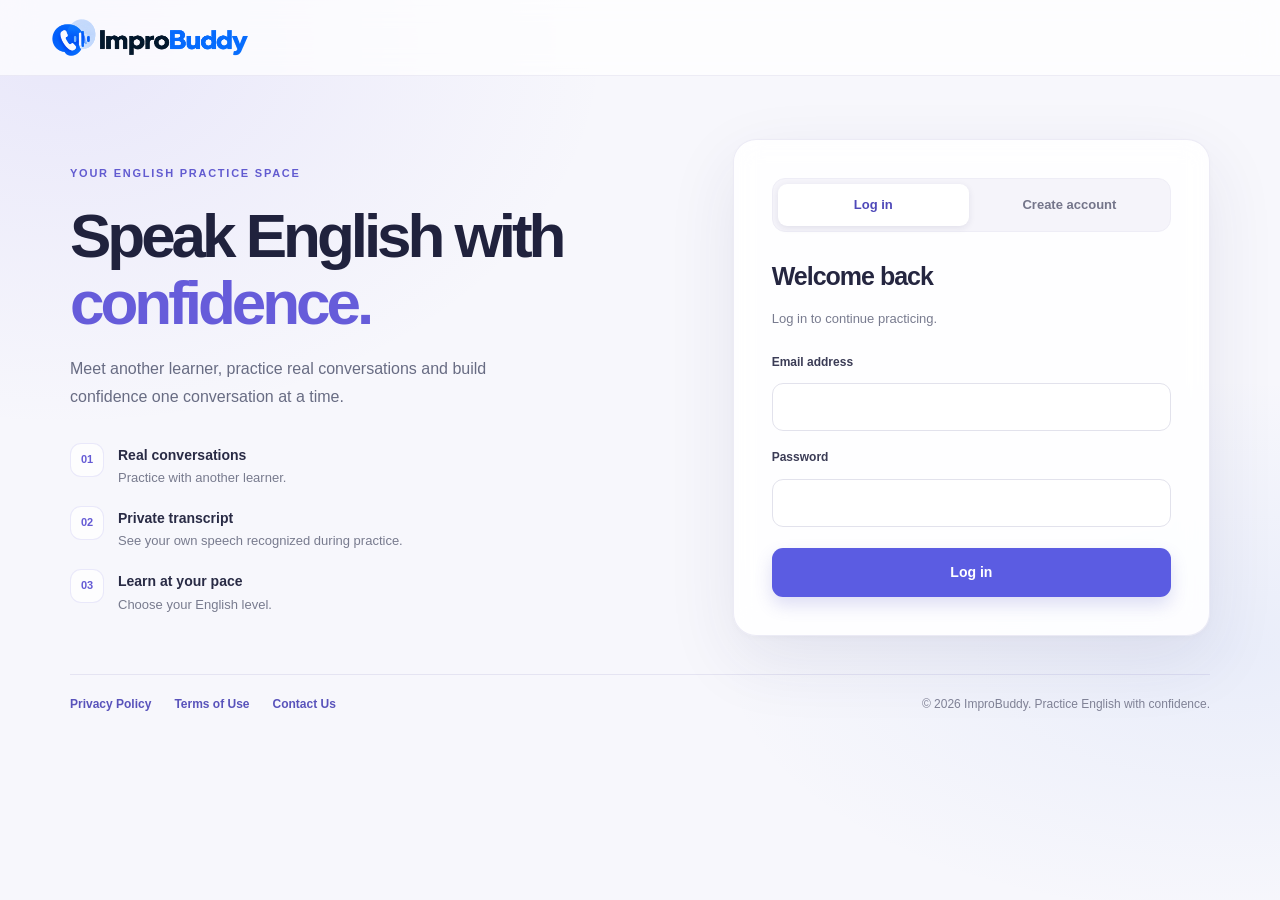
<file: frontend/index.html>
<!DOCTYPE html>
<html lang="en">
<head>
  <meta charset="UTF-8">
  <meta name="viewport" content="width=device-width, initial-scale=1.0">
  <meta name="theme-color" content="#f5f5fb">
  <title>ImproBuddy — English Practice</title>
  <link rel="icon" type="image/png" href="improbuddy-icon.png">
  <link rel="stylesheet" href="style.css">
  <script src="config.js" defer></script>
  <script src="app.js" defer></script>
</head>
<body class="auth-active">
  <header class="topbar">
    <a class="brand" href="index.html" aria-label="ImproBuddy home">
      <img class="brand-logo" src="improbuddy-logo.png" alt="ImproBuddy">
    </a>
    <div id="user-area" class="user-area hidden">
      <span id="user-email"></span>
      <button id="logout-btn" class="btn btn-outline">Log out</button>
    </div>
  </header>

  <main class="container">
    <div id="notice" class="notice hidden" role="status"></div>

    <!-- Authentication -->
    <section id="auth-view" class="view auth-layout active">
      <div class="hero">
        <span class="eyebrow">YOUR ENGLISH PRACTICE SPACE</span>
        <h1>Speak English with <span>confidence.</span></h1>
        <p>Meet another learner, practice real conversations and build confidence one conversation at a time.</p>
        <div class="feature-list">
          <div class="feature"><span>01</span><div><strong>Real conversations</strong><p>Practice with another learner.</p></div></div>
          <div class="feature"><span>02</span><div><strong>Private transcript</strong><p>See your own speech recognized during practice.</p></div></div>
          <div class="feature"><span>03</span><div><strong>Learn at your pace</strong><p>Choose your English level.</p></div></div>
        </div>
      </div>

      <div class="panel auth-panel">
        <div class="tabs">
          <button class="tab active" data-auth-tab="login" type="button">Log in</button>
          <button class="tab" data-auth-tab="register" type="button">Create account</button>
        </div>

        <form id="login-form">
          <h2>Welcome back</h2>
          <p class="muted">Log in to continue practicing.</p>
          <label for="login-email">Email address</label>
          <input id="login-email" name="email" type="email" autocomplete="email" required>
          <label for="login-password">Password</label>
          <input id="login-password" name="password" type="password" autocomplete="current-password" minlength="8" required>
          <button class="btn btn-primary btn-full auth-submit" type="submit" aria-live="polite" aria-busy="false">
            <span class="auth-submit-label">Log in</span>
            <span class="auth-spinner" aria-hidden="true" hidden></span>
          </button>
        </form>

        <form id="register-form" class="hidden">
          <h2>Create your account</h2>
          <p class="muted">Start your English practice journey.</p>
          <label for="register-name">Your name</label>
          <input id="register-name" name="name" type="text" minlength="2" maxlength="100" autocomplete="name" required>
          <label for="register-email">Email address</label>
          <input id="register-email" name="email" type="email" autocomplete="email" required>
          <label for="register-password">Password (minimum 8 characters)</label>
          <input id="register-password" name="password" type="password" minlength="8" maxlength="72" autocomplete="new-password" required>
          <button class="btn btn-primary btn-full" type="submit">Create account</button>
        </form>
      </div>
      <nav class="auth-footer" aria-label="Legal and contact">
        <div class="auth-footer-links">
          <a href="privacy.html">Privacy Policy</a>
          <a href="terms.html">Terms of Use</a>
          <a href="mailto:builbbymanish@gmail.com">Contact Us</a>
        </div>
        <p>© 2026 ImproBuddy. Practice English with confidence.</p>
      </nav>
    </section>

    <!-- Dashboard -->
    <section id="dashboard-view" class="view">
      <div class="page-heading">
        <span class="eyebrow">YOUR DASHBOARD</span>
        <h1>Ready to practice<span>?</span></h1>
        <p class="muted">A little conversation can make a big difference.</p>
      </div>

      <div class="dashboard-grid">
        <div class="panel practice-panel">
          <div class="illustration">🎙️</div>
          <h2>Start speaking</h2>
          <p class="muted">Find a learner at your level and start an audio-only conversation.</p>

          <form id="practice-form">
            <label for="english-level">Your English level</label>
            <select id="english-level" required>
              <option value="Beginner">Beginner</option>
              <option value="Intermediate">Intermediate</option>
              <option value="Advanced">Advanced</option>
            </select>
            <button class="btn btn-primary btn-full" type="submit">Find a partner</button>
          </form>
        </div>

        <div class="panel info-panel">
          <span class="eyebrow">YOUR SESSION</span>
          <h2>Practice, don't worry.</h2>
          <p class="muted">Practice with another learner and follow your own speech transcript during the call.</p>
          <div class="info-row"><span class="status-dot"></span><span>Audio-only conversations</span></div>
          <div class="info-row"><span class="status-dot"></span><span>Personal speech-to-text</span></div>
          <div class="info-row"><span class="status-dot"></span><span>No video required</span></div>
          <p class="small muted">After your call, you can review language from the saved transcript.</p>
        </div>
      </div>
    </section>

    <!-- Matching -->
    <section id="matching-view" class="view">
      <div class="panel centered-panel">
        <div class="loader" aria-hidden="true"></div>
        <span class="eyebrow">FINDING YOUR PARTNER</span>
        <h1 id="matching-title">Looking for a learner...</h1>
        <p id="matching-message" class="muted" aria-live="polite">Keep this page open while we look for a match.</p>
        <button id="cancel-matching-btn" class="btn btn-outline" type="button">Cancel search</button>
      </div>
    </section>

    <!-- Audio call -->
    <section id="call-view" class="view">
      <div class="call-shell">
        <div class="call-intro">
          <span class="eyebrow">IMPROBUDDY <span aria-hidden="true">·</span> LIVE PRACTICE</span>
          <p id="call-status" class="call-message" aria-live="polite">Waiting to connect...</p>
          <button id="start-call-btn" class="btn btn-primary hidden" type="button">Enable microphone and start audio</button>
          <button id="remote-audio-retry-btn" class="btn audio-retry-btn hidden" type="button">Enable call audio</button>
        </div>

        <div class="panel call-panel">
          <div class="partner-identity">
            <div class="partner-avatar-ring">
              <div id="partner-avatar" class="partner-avatar" aria-hidden="true">?</div>
            </div>
            <h1 id="partner-name">Your practice partner</h1>
            <div class="call-meta">
              <span id="call-connection-state" class="connection-pill" data-state="connecting" aria-live="polite">
                <span class="connection-dot" aria-hidden="true"></span>
                <span id="call-connection-label">Connecting</span>
              </span>
              <span id="call-duration" class="call-duration" aria-label="Call duration">00:00</span>
            </div>
            <p class="call-subtitle">Audio call <span aria-hidden="true">·</span> English practice session</p>
          </div>

          <div class="audio-wave" aria-hidden="true">
            <span></span><span></span><span></span><span></span>
            <span></span><span></span><span></span><span></span><span></span>
            <span></span><span></span><span></span><span></span>
          </div>

          <div class="call-controls" aria-label="Call controls">
            <div class="call-control">
              <button id="mute-btn" class="control-button" type="button" aria-label="Mute microphone" aria-pressed="false" disabled>
                <svg class="control-icon" viewBox="0 0 24 24" aria-hidden="true"><path d="M12 15a3 3 0 0 0 3-3V6a3 3 0 0 0-6 0v6a3 3 0 0 0 3 3Z"/><path d="M19 11v1a7 7 0 0 1-14 0v-1M12 19v3m-4 0h8"/></svg>
              </button>
              <span id="mute-label" class="control-label">Mute</span>
            </div>
            <div class="call-control">
              <button id="end-call-btn" class="control-button control-button-end" type="button" aria-label="End call">
                <svg class="control-icon end-icon" viewBox="0 0 24 24" aria-hidden="true"><path d="M4.8 14.1a11.4 11.4 0 0 1 14.4 0l1.1.9a1.6 1.6 0 0 1 .3 2.2l-1.2 1.6a1.6 1.6 0 0 1-1.9.5l-2.9-1.2a1.6 1.6 0 0 1-1-1.5v-1a9.7 9.7 0 0 0-3.2 0v1a1.6 1.6 0 0 1-1 1.5l-2.9 1.2a1.6 1.6 0 0 1-1.9-.5l-1.2-1.6a1.6 1.6 0 0 1 .3-2.2l1.1-.9Z"/></svg>
              </button>
              <span class="control-label">End &amp; Review</span>
            </div>
            <div class="call-control">
              <button id="skip-partner-btn" class="control-button" type="button" aria-label="Skip partner">
                <svg class="control-icon" viewBox="0 0 24 24" aria-hidden="true"><path d="M5 5v14l10-7L5 5Z"/><path d="M19 5v14"/></svg>
              </button>
              <span id="skip-label" class="control-label">Skip Partner</span>
            </div>
          </div>

          <p id="skip-limit-message" class="skip-limit-message hidden" aria-live="polite"></p>
          <audio id="remote-audio" autoplay playsinline></audio>

          <section class="transcript-panel" aria-label="Private live transcript">
            <button id="transcript-toggle" class="transcript-toggle" type="button" aria-expanded="false" aria-controls="transcript-content">
              <span class="transcript-icon" aria-hidden="true">
                <svg viewBox="0 0 24 24"><path d="M5 4.8A2.8 2.8 0 0 1 7.8 2h8.4A2.8 2.8 0 0 1 19 4.8v10.4a2.8 2.8 0 0 1-2.8 2.8H10l-5 3V4.8Z"/><path d="M9 8h6m-6 4h6"/></svg>
              </span>
              <span class="transcript-title-group">
                <span class="transcript-title">Your Live Transcript</span>
                <span class="transcript-privacy">Only you can see your transcript</span>
              </span>
              <span id="transcript-state" class="transcript-state" data-state="waiting">Waiting</span>
              <svg class="transcript-chevron" viewBox="0 0 24 24" aria-hidden="true"><path d="m6 9 6 6 6-6"/></svg>
            </button>
            <div id="transcript-content" class="transcript-content hidden">
              <button id="browser-transcript-button" class="browser-transcript-button hidden" type="button">
                Start live transcript
              </button>
              <p id="transcript-status" class="transcript-status" aria-live="polite">
                Your private browser transcript is not started.
              </p>
              <p id="server-transcript-status" class="server-transcript-status" aria-live="polite"></p>
              <p id="transcript-interim" class="transcript-interim" aria-live="polite"></p>
              <div id="transcript-list" class="transcript-list" aria-live="polite">
                <p id="transcript-empty" class="muted empty-state">Your speech will appear here when it is recognized.</p>
              </div>
            </div>
          </section>
        </div>
      </div>
    </section>

    <!-- Post-call review -->
    <section id="review-view" class="view" aria-labelledby="review-title">
      <div class="review-shell">
        <div class="page-heading review-heading">
          <span class="eyebrow">YOUR PRACTICE SESSION</span>
          <h1 id="review-title">Your English Review</h1>
          <p class="muted">A friendly look at the language from your conversation.</p>
          <p id="review-call-status" class="muted" role="status"></p>
        </div>

        <div id="review-loading" class="panel review-state hidden" role="status" aria-live="polite">
          <div class="loader" aria-hidden="true"></div>
          <h2>Preparing your review</h2>
          <p class="muted">We’re reading your saved transcript and checking your English.</p>
        </div>

        <div id="review-error" class="panel review-state hidden" role="alert">
          <h2 id="review-error-title">Your review could not be prepared</h2>
          <p id="review-error-message" class="muted"></p>
          <div class="review-actions">
            <button id="review-retry-btn" class="btn btn-primary" type="button">Try again</button>
            <button id="review-dashboard-btn" class="btn btn-outline" type="button">Back to dashboard</button>
          </div>
        </div>

        <div id="review-content" class="hidden" aria-live="polite">
          <section class="panel review-overview" aria-labelledby="review-summary-title">
            <div class="review-complete">
              <span class="review-complete-mark" aria-hidden="true">✓</span>
              <span>Review complete</span>
            </div>
            <h2 id="review-summary-title">Your conversation</h2>
            <p id="review-summary" class="review-summary"></p>
            <dl class="review-counts">
              <div><dt>Grammar corrections</dt><dd id="grammar-count">0</dd></div>
              <div><dt>Repeated words</dt><dd id="repeated-count">0</dd></div>
              <div><dt>Improvement areas</dt><dd id="improvement-count">0</dd></div>
            </dl>
          </section>

          <section class="review-section" aria-labelledby="grammar-title">
            <div class="review-section-heading">
              <span class="eyebrow">CLEARER SENTENCES</span>
              <h2 id="grammar-title">Grammar corrections</h2>
            </div>
            <div id="grammar-list" class="review-card-list"></div>
          </section>

          <section class="review-section" aria-labelledby="repeated-title">
            <div class="review-section-heading">
              <span class="eyebrow">SPEAK WITH EASE</span>
              <h2 id="repeated-title">Repeated words</h2>
            </div>
            <div id="repeated-list" class="review-card-list"></div>
          </section>

          <section class="review-section" aria-labelledby="improvement-title">
            <div class="review-section-heading">
              <span class="eyebrow">A LITTLE PRACTICE</span>
              <h2 id="improvement-title">Areas to improve</h2>
            </div>
            <div id="improvement-list" class="review-card-list"></div>
          </section>

          <section class="review-section" aria-labelledby="feedback-title">
            <div class="review-section-heading">
              <span class="eyebrow">WHAT WENT WELL</span>
              <h2 id="feedback-title">Speaker feedback</h2>
            </div>
            <div id="feedback-list" class="review-card-list"></div>
          </section>

          <details class="panel review-transcript">
            <summary>Read the transcript used for this review</summary>
            <div id="review-transcript-content" class="review-transcript-content"></div>
          </details>

          <div class="review-actions review-footer-actions">
            <button id="review-again-btn" class="btn btn-outline" type="button">Analyze again</button>
            <button id="review-dashboard-success-btn" class="btn btn-primary" type="button">Back to dashboard</button>
          </div>
        </div>
      </div>
    </section>

  </main>

  <footer class="app-footer">ImproBuddy · Practice English with confidence</footer>
</body>
</html>
</file>
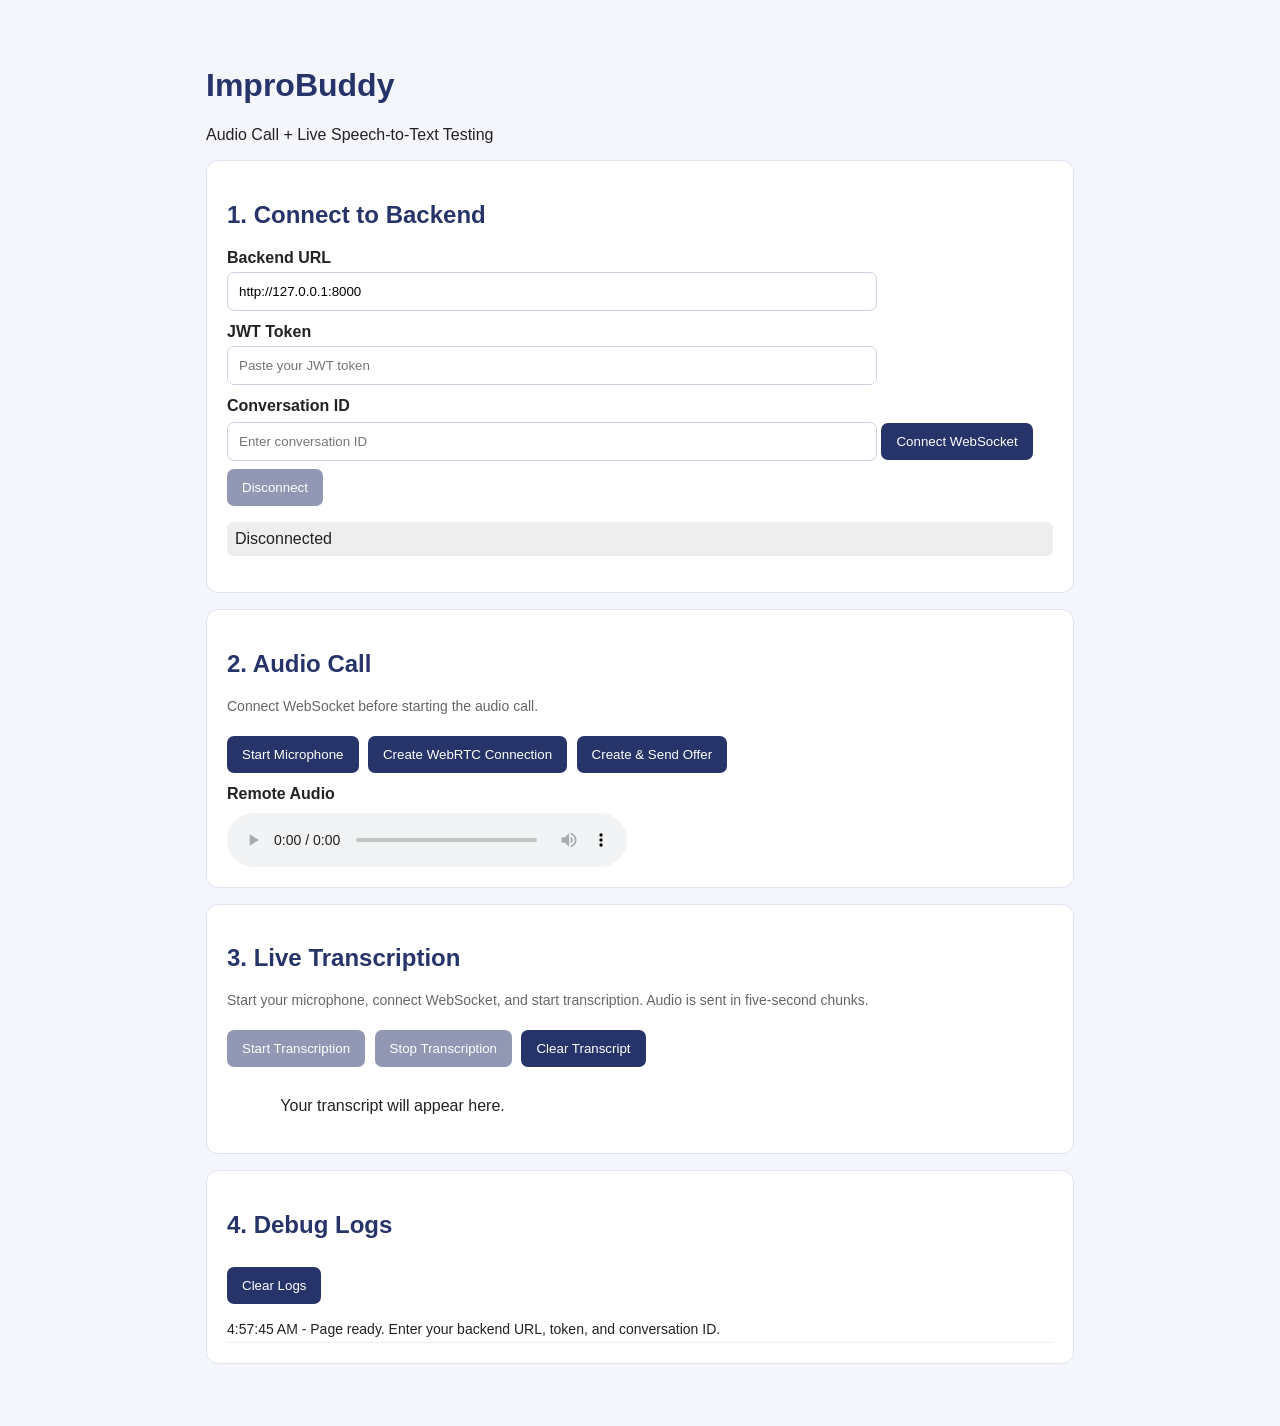
<file: test_websocket.html>
<!DOCTYPE html>
<html lang="en">
<head>
    <meta charset="UTF-8">
    <meta name="viewport" content="width=device-width, initial-scale=1.0">
    <title>ImproBuddy - Audio & STT Test</title>

    <style>
        * {
            box-sizing: border-box;
        }

        body {
            font-family: Arial, sans-serif;
            max-width: 900px;
            margin: 30px auto;
            padding: 16px;
            background: #f4f6fb;
            color: #222;
        }

        h1, h2 {
            color: #273469;
        }

        .panel {
            background: white;
            padding: 20px;
            margin: 16px 0;
            border-radius: 12px;
            border: 1px solid #e0e4ef;
        }

        label {
            display: block;
            font-weight: bold;
            margin-top: 12px;
        }

        input {
            width: 100%;
            max-width: 650px;
            padding: 11px;
            margin-top: 5px;
            border: 1px solid #ccd2e0;
            border-radius: 7px;
        }

        button {
            padding: 11px 15px;
            margin: 8px 5px 0 0;
            border: none;
            border-radius: 7px;
            background: #273469;
            color: white;
            cursor: pointer;
        }

        button:hover {
            background: #1b2655;
        }

        button:disabled {
            opacity: 0.5;
            cursor: not-allowed;
        }

        .status {
            padding: 8px;
            background: #eee;
            border-radius: 6px;
        }

        #transcript, #logs {
            margin-top: 12px;
            max-height: 350px;
            overflow-y: auto;
            overflow-wrap: anywhere;
            white-space: pre-wrap;
        }

        .transcript-line {
            padding: 12px;
            margin: 8px 0;
            background: #eef2ff;
            border-radius: 7px;
        }

        .speaker {
            font-weight: bold;
            color: #273469;
            margin-bottom: 4px;
        }

        .log-line {
            padding: 5px 0;
            border-bottom: 1px solid #eee;
            font-size: 14px;
        }

        .hint {
            color: #666;
            font-size: 14px;
        }

        audio {
            display: block;
            width: 100%;
            max-width: 400px;
            margin-top: 10px;
        }
    </style>
</head>

<body>

    <h1>ImproBuddy</h1>
    <p>Audio Call + Live Speech-to-Text Testing</p>

    <!-- SECTION 1: CONNECTION -->
    <section class="panel">
        <h2>1. Connect to Backend</h2>

        <label for="backendUrl">Backend URL</label>
        <input
            id="backendUrl"
            type="url"
            value="http://127.0.0.1:8000"
            placeholder="http://127.0.0.1:8000"
        >

        <label for="token">JWT Token</label>
        <input
            id="token"
            type="password"
            placeholder="Paste your JWT token"
            autocomplete="off"
        >

        <label for="conversationId">Conversation ID</label>
        <input
            id="conversationId"
            placeholder="Enter conversation ID"
        >

        <button id="connectBtn" type="button">
            Connect WebSocket
        </button>

        <button id="disconnectBtn" type="button" disabled>
            Disconnect
        </button>

        <p id="connectionStatus" class="status">
            Disconnected
        </p>
    </section>

    <!-- SECTION 2: WEBRTC -->
    <section class="panel">
        <h2>2. Audio Call</h2>

        <p class="hint">
            Connect WebSocket before starting the audio call.
        </p>

        <button id="micBtn" type="button">
            Start Microphone
        </button>

        <button id="peerBtn" type="button">
            Create WebRTC Connection
        </button>

        <button id="offerBtn" type="button">
            Create & Send Offer
        </button>

        <label for="remoteAudio">Remote Audio</label>
        <audio id="remoteAudio" autoplay controls></audio>
    </section>

    <!-- SECTION 3: SPEECH TO TEXT -->
    <section class="panel">
        <h2>3. Live Transcription</h2>

        <p class="hint">
            Start your microphone, connect WebSocket, and start
            transcription. Audio is sent in five-second chunks.
        </p>

        <button id="startSttBtn" type="button" disabled>
            Start Transcription
        </button>

        <button id="stopSttBtn" type="button" disabled>
            Stop Transcription
        </button>

        <button id="clearTranscriptBtn" type="button">
            Clear Transcript
        </button>

        <div id="transcript">
            Your transcript will appear here.
        </div>
    </section>

    <!-- SECTION 4: LOGS -->
    <section class="panel">
        <h2>4. Debug Logs</h2>

        <button id="clearLogsBtn" type="button">
            Clear Logs
        </button>

        <div id="logs"></div>
    </section>

<script>
"use strict";

// ========================================
// 1. GLOBAL VARIABLES
// ========================================

let socket = null;
let localStream = null;
let peerConnection = null;
let currentUserId = null;

let sttRecording = false;
let activeRecorder = null;
let sttTimer = null;

let connectionAttempt = 0;

const pendingIceCandidates = [];

const $ = (id) => document.getElementById(id);

const transcriptBox = $("transcript");
const logsBox = $("logs");

// ========================================
// 2. LOGGING AND STATUS
// ========================================

function log(message) {
    const line = document.createElement("div");

    line.className = "log-line";
    line.textContent =
        `${new Date().toLocaleTimeString()} - ${message}`;

    logsBox.prepend(line);
}

function setStatus(message) {
    $("connectionStatus").textContent = message;
}

function sendMessage(message) {
    if (!socket || socket.readyState !== WebSocket.OPEN) {
        log("Cannot send: WebSocket is not connected.");
        return false;
    }

    socket.send(JSON.stringify(message));
    return true;
}

// ========================================
// 3. WEBSOCKET CONNECTION
// ========================================

function connectWebSocket() {
    const backendUrl = $("backendUrl").value.trim();
    const token = $("token").value.trim();
    const conversationId = $("conversationId").value.trim();

    if (!backendUrl || !token || !conversationId) {
        alert(
            "Please enter Backend URL, JWT Token, and Conversation ID."
        );
        return;
    }

    if (
        socket &&
        (
            socket.readyState === WebSocket.OPEN ||
            socket.readyState === WebSocket.CONNECTING
        )
    ) {
        log("WebSocket is already connected or connecting.");
        return;
    }

    let wsUrl;

    try {
        const backend = new URL(backendUrl);

        if (
            backend.protocol !== "http:" &&
            backend.protocol !== "https:"
        ) {
            throw new Error("Use an HTTP or HTTPS backend URL.");
        }

        const wsProtocol =
            backend.protocol === "https:" ? "wss:" : "ws:";

        const basePath = backend.pathname.replace(/\/+$/, "");

        wsUrl = new URL(
            `${wsProtocol}//${backend.host}${basePath}` +
            `/ws/conversation/${encodeURIComponent(conversationId)}`
        );

        wsUrl.searchParams.set("token", token);

    } catch (error) {
        log("Invalid backend URL: " + error.message);
        alert("Use a URL such as http://127.0.0.1:8000");
        return;
    }

    connectionAttempt++;
    const thisAttempt = connectionAttempt;

    setStatus("Connecting...");
    $("connectBtn").disabled = true;

    // Do not print the JWT token in logs.
    log("Connecting to WebSocket backend...");

    try {
        socket = new WebSocket(wsUrl.toString());
    } catch (error) {
        $("connectBtn").disabled = false;
        setStatus("Connection failed");
        log("WebSocket creation error: " + error.message);
        return;
    }

    socket.onopen = function () {
        if (thisAttempt !== connectionAttempt) return;

        setStatus("WebSocket connected");
        $("connectBtn").disabled = false;
        $("disconnectBtn").disabled = false;

        $("startSttBtn").disabled = !localStream;

        log("WebSocket connection successful.");
    };

    socket.onmessage = async function (event) {
        let message;

        try {
            message = JSON.parse(event.data);
        } catch {
            log("Invalid message received from server.");
            return;
        }

        if (message.type === "connected") {
            currentUserId = String(message.user_id);

            log(
                "Joined conversation: " +
                message.conversation_id
            );
        }

        else if (message.type === "offer") {
            log("WebRTC offer received.");
            await handleOffer(message);
        }

        else if (message.type === "answer") {
            log("WebRTC answer received.");

            if (peerConnection) {
                try {
                    await peerConnection.setRemoteDescription({
                        type: "answer",
                        sdp: message.sdp
                    });

                    await processPendingIceCandidates();

                } catch (error) {
                    log("Answer error: " + error.message);
                }
            }
        }

        else if (message.type === "ice_candidate") {
            await handleIceCandidate(message);
        }

        else if (message.type === "transcript") {
            displayTranscript(message);
        }

        else if (message.type === "stt_error") {
            log("STT error: " + message.message);
        }

        else if (message.type === "stt_status") {
            log("STT status: " + (
                message.message || message.status
            ));
        }

        else if (message.type === "user_disconnected") {
            log("Partner disconnected.");
        }

        else {
            log("Server message: " + message.type);
        }
    };

    socket.onerror = function () {
        if (thisAttempt !== connectionAttempt) return;

        setStatus("WebSocket error");
        $("connectBtn").disabled = false;

        log(
            "Connection error. Check backend URL, JWT token, " +
            "conversation ID, and backend terminal."
        );
    };

    socket.onclose = function (event) {
        if (thisAttempt !== connectionAttempt) return;

        setStatus("Disconnected (" + event.code + ")");

        $("connectBtn").disabled = false;
        $("disconnectBtn").disabled = true;
        $("startSttBtn").disabled = true;

        log(
            "WebSocket closed. Code: " + event.code +
            (event.reason ? " - " + event.reason : "")
        );

        stopTranscription(false);
    };
}

function disconnectWebSocket() {
    connectionAttempt++;

    stopTranscription(false);

    if (socket && socket.readyState < WebSocket.CLOSING) {
        socket.close(1000, "Disconnected by user");
    }

    socket = null;

    $("connectBtn").disabled = false;
    $("disconnectBtn").disabled = true;
    $("startSttBtn").disabled = true;

    setStatus("Disconnected");
    log("Disconnected by user.");
}

// ========================================
// 4. MICROPHONE
// ========================================

async function startMicrophone() {
    try {
        if (localStream) {
            log("Microphone is already active.");
            return;
        }

        if (!navigator.mediaDevices?.getUserMedia) {
            throw new Error(
                "Microphone access requires localhost or HTTPS."
            );
        }

        localStream = await navigator.mediaDevices.getUserMedia({
            audio: true,
            video: false
        });

        $("micBtn").disabled = true;

        $("startSttBtn").disabled = !(
            socket && socket.readyState === WebSocket.OPEN
        );

        log("Microphone access granted.");

        if (peerConnection) {
            localStream.getTracks().forEach(track => {
                const alreadyAdded = peerConnection
                    .getSenders()
                    .some(sender => sender.track === track);

                if (!alreadyAdded) {
                    peerConnection.addTrack(track, localStream);
                }
            });
        }

    } catch (error) {
        log("Microphone error: " + error.message);
        alert("Could not start microphone: " + error.message);
    }
}

// ========================================
// 5. WEBRTC AUDIO CALL
// ========================================

function createPeerConnection() {
    if (peerConnection) {
        log("WebRTC connection already exists.");
        return;
    }

    if (!localStream) {
        alert("Start Microphone first.");
        return;
    }

    if (!socket || socket.readyState !== WebSocket.OPEN) {
        alert("Connect WebSocket first.");
        return;
    }

    peerConnection = new RTCPeerConnection({
        iceServers: [
            { urls: "stun:stun.l.google.com:19302" }
        ]
    });

    localStream.getTracks().forEach(track => {
        peerConnection.addTrack(track, localStream);
    });

    peerConnection.onicecandidate = event => {
        if (event.candidate) {
            sendMessage({
                type: "ice_candidate",
                candidate: event.candidate
            });
        }
    };

    peerConnection.ontrack = event => {
        $("remoteAudio").srcObject = event.streams[0];
        log("Remote audio received.");
    };

    peerConnection.onconnectionstatechange = () => {
        log("WebRTC state: " + peerConnection.connectionState);
    };

    log("WebRTC connection created.");
}

async function createOffer() {
    try {
        if (!localStream) {
            alert("Start Microphone first.");
            return;
        }

        if (!socket || socket.readyState !== WebSocket.OPEN) {
            alert("Connect WebSocket first.");
            return;
        }

        if (!peerConnection) {
            createPeerConnection();
        }

        if (!peerConnection) return;

        const offer = await peerConnection.createOffer();

        await peerConnection.setLocalDescription(offer);

        sendMessage({
            type: "offer",
            sdp: peerConnection.localDescription.sdp
        });

        log("WebRTC offer sent.");

    } catch (error) {
        log("Offer error: " + error.message);
    }
}

async function handleOffer(message) {
    try {
        if (!localStream) {
            await startMicrophone();
        }

        if (!localStream) return;

        if (!peerConnection) {
            createPeerConnection();
        }

        if (!peerConnection) return;

        await peerConnection.setRemoteDescription({
            type: "offer",
            sdp: message.sdp
        });

        await processPendingIceCandidates();

        const answer = await peerConnection.createAnswer();

        await peerConnection.setLocalDescription(answer);

        sendMessage({
            type: "answer",
            sdp: peerConnection.localDescription.sdp
        });

        log("WebRTC answer sent.");

    } catch (error) {
        log("Offer handling error: " + error.message);
    }
}

async function handleIceCandidate(message) {
    try {
        if (!message.candidate) return;

        const candidate = new RTCIceCandidate(message.candidate);

        if (!peerConnection || !peerConnection.remoteDescription) {
            pendingIceCandidates.push(candidate);
            return;
        }

        await peerConnection.addIceCandidate(candidate);

    } catch (error) {
        log("ICE candidate error: " + error.message);
    }
}

async function processPendingIceCandidates() {
    if (!peerConnection || !peerConnection.remoteDescription) {
        return;
    }

    while (pendingIceCandidates.length > 0) {
        const candidate = pendingIceCandidates.shift();

        try {
            await peerConnection.addIceCandidate(candidate);
        } catch (error) {
            log("Queued ICE error: " + error.message);
        }
    }
}

// ========================================
// 6. SPEECH-TO-TEXT
// ========================================

function startTranscription() {
    if (!socket || socket.readyState !== WebSocket.OPEN) {
        alert("Connect WebSocket first.");
        return;
    }

    if (!localStream) {
        alert("Start Microphone first.");
        return;
    }

    if (sttRecording) return;

    sttRecording = true;

    $("startSttBtn").disabled = true;
    $("stopSttBtn").disabled = false;

    log("Live transcription started.");

    recordNextChunk();
}

function stopTranscription(showLog = true) {
    sttRecording = false;

    clearTimeout(sttTimer);

    $("startSttBtn").disabled = !(
        socket &&
        socket.readyState === WebSocket.OPEN &&
        localStream
    );

    $("stopSttBtn").disabled = true;

    if (
        activeRecorder &&
        activeRecorder.state !== "inactive"
    ) {
        try {
            activeRecorder.stop();
        } catch (error) {
            log("Recorder stop error: " + error.message);
        }
    }

    if (showLog) {
        log("Stopping transcription.");
    }
}

function recordNextChunk() {
    if (
        !sttRecording ||
        !localStream ||
        !socket ||
        socket.readyState !== WebSocket.OPEN
    ) {
        stopTranscription(false);
        return;
    }

    try {
        const options = {};

        if (
            MediaRecorder.isTypeSupported(
                "audio/webm;codecs=opus"
            )
        ) {
            options.mimeType = "audio/webm;codecs=opus";
        }

        const recorder = new MediaRecorder(localStream, options);

        activeRecorder = recorder;

        const chunks = [];

        recorder.ondataavailable = event => {
            if (event.data && event.data.size > 0) {
                chunks.push(event.data);
            }
        };

        recorder.onerror = event => {
            log(
                "Recorder error: " +
                (event.error?.message || "Unknown error")
            );
        };

        recorder.onstop = async () => {
            clearTimeout(sttTimer);

            if (chunks.length > 0) {
                const blob = new Blob(chunks, {
                    type: recorder.mimeType || "audio/webm"
                });

                try {
                    await sendAudioChunk(blob);
                } catch (error) {
                    log("Audio upload error: " + error.message);
                }
            }

            if (activeRecorder === recorder) {
                activeRecorder = null;
            }

            if (sttRecording) {
                recordNextChunk();
            }
        };

        // Record a standalone audio chunk.
        recorder.start();

        sttTimer = setTimeout(() => {
            if (recorder.state !== "inactive") {
                recorder.stop();
            }
        }, 5000);

    } catch (error) {
        log("Could not start recorder: " + error.message);
        stopTranscription(false);
    }
}

async function sendAudioChunk(blob) {
    if (!socket || socket.readyState !== WebSocket.OPEN) {
        return;
    }

    if (!blob.size) return;

    const buffer = await blob.arrayBuffer();
    const bytes = new Uint8Array(buffer);

    let binary = "";
    const blockSize = 0x8000;

    for (let i = 0; i < bytes.length; i += blockSize) {
        binary += String.fromCharCode(
            ...bytes.subarray(i, i + blockSize)
        );
    }

    const audioBase64 = btoa(binary);

    sendMessage({
        type: "audio_chunk",
        audio: audioBase64
    });

    log("Audio chunk sent: " + blob.size + " bytes.");
}

// ========================================
// 7. TRANSCRIPT DISPLAY
// ========================================

function displayTranscript(message) {
    if (
        transcriptBox.textContent.trim() ===
        "Your transcript will appear here."
    ) {
        transcriptBox.textContent = "";
    }

    const line = document.createElement("div");
    line.className = "transcript-line";

    const speaker = document.createElement("div");
    speaker.className = "speaker";

    speaker.textContent =
        String(message.sender_id) === currentUserId
            ? "You"
            : "Partner";

    const words = document.createElement("div");
    words.textContent = message.text || "";

    line.appendChild(speaker);
    line.appendChild(words);

    transcriptBox.appendChild(line);

    transcriptBox.scrollTop = transcriptBox.scrollHeight;
}

function clearTranscript() {
    transcriptBox.textContent = "Your transcript will appear here.";
}

// ========================================
// 8. BUTTON EVENTS
// ========================================

$("connectBtn").addEventListener(
    "click",
    connectWebSocket
);

$("disconnectBtn").addEventListener(
    "click",
    disconnectWebSocket
);

$("micBtn").addEventListener(
    "click",
    startMicrophone
);

$("peerBtn").addEventListener(
    "click",
    createPeerConnection
);

$("offerBtn").addEventListener(
    "click",
    createOffer
);

$("startSttBtn").addEventListener(
    "click",
    startTranscription
);

$("stopSttBtn").addEventListener(
    "click",
    () => stopTranscription()
);

$("clearTranscriptBtn").addEventListener(
    "click",
    clearTranscript
);

$("clearLogsBtn").addEventListener(
    "click",
    () => logsBox.replaceChildren()
);

// ========================================
// 9. INITIALIZATION
// ========================================

log("Page ready. Enter your backend URL, token, and conversation ID.");

</script>
</body>
</html>
</file>
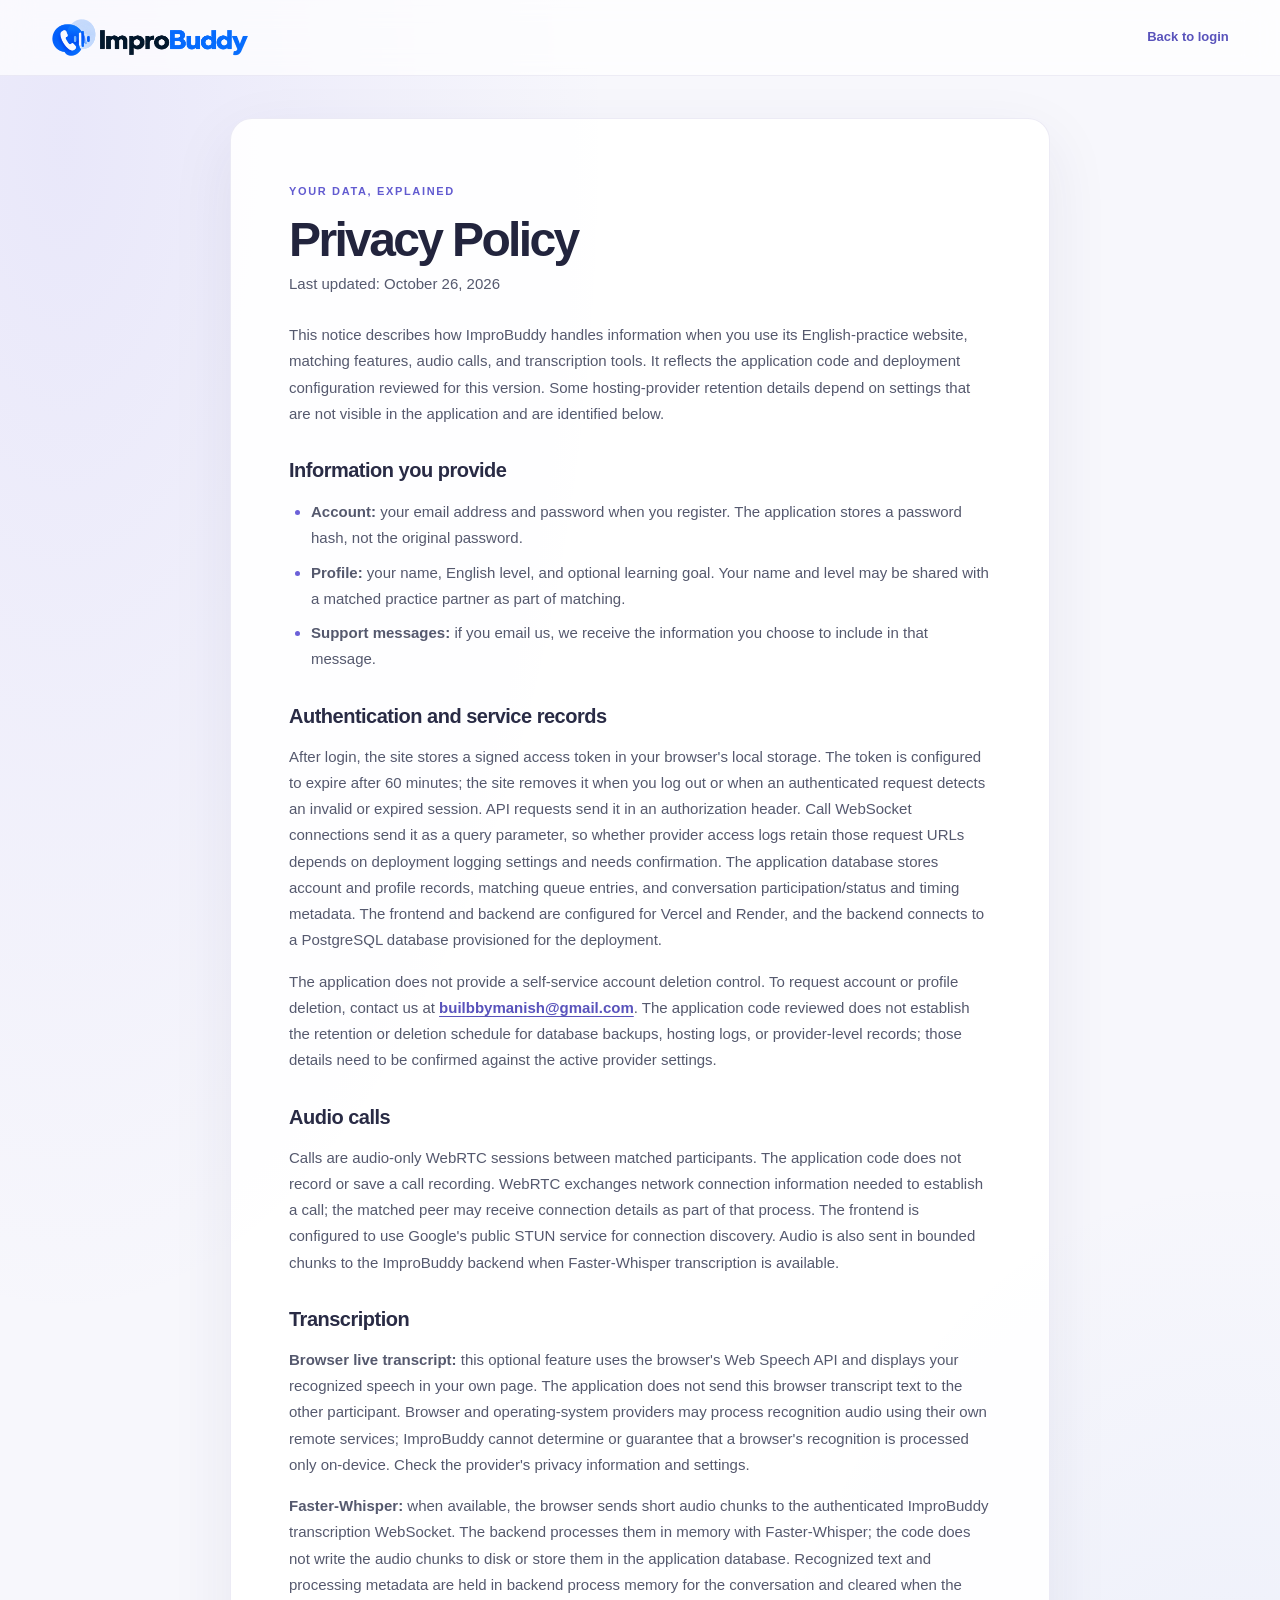
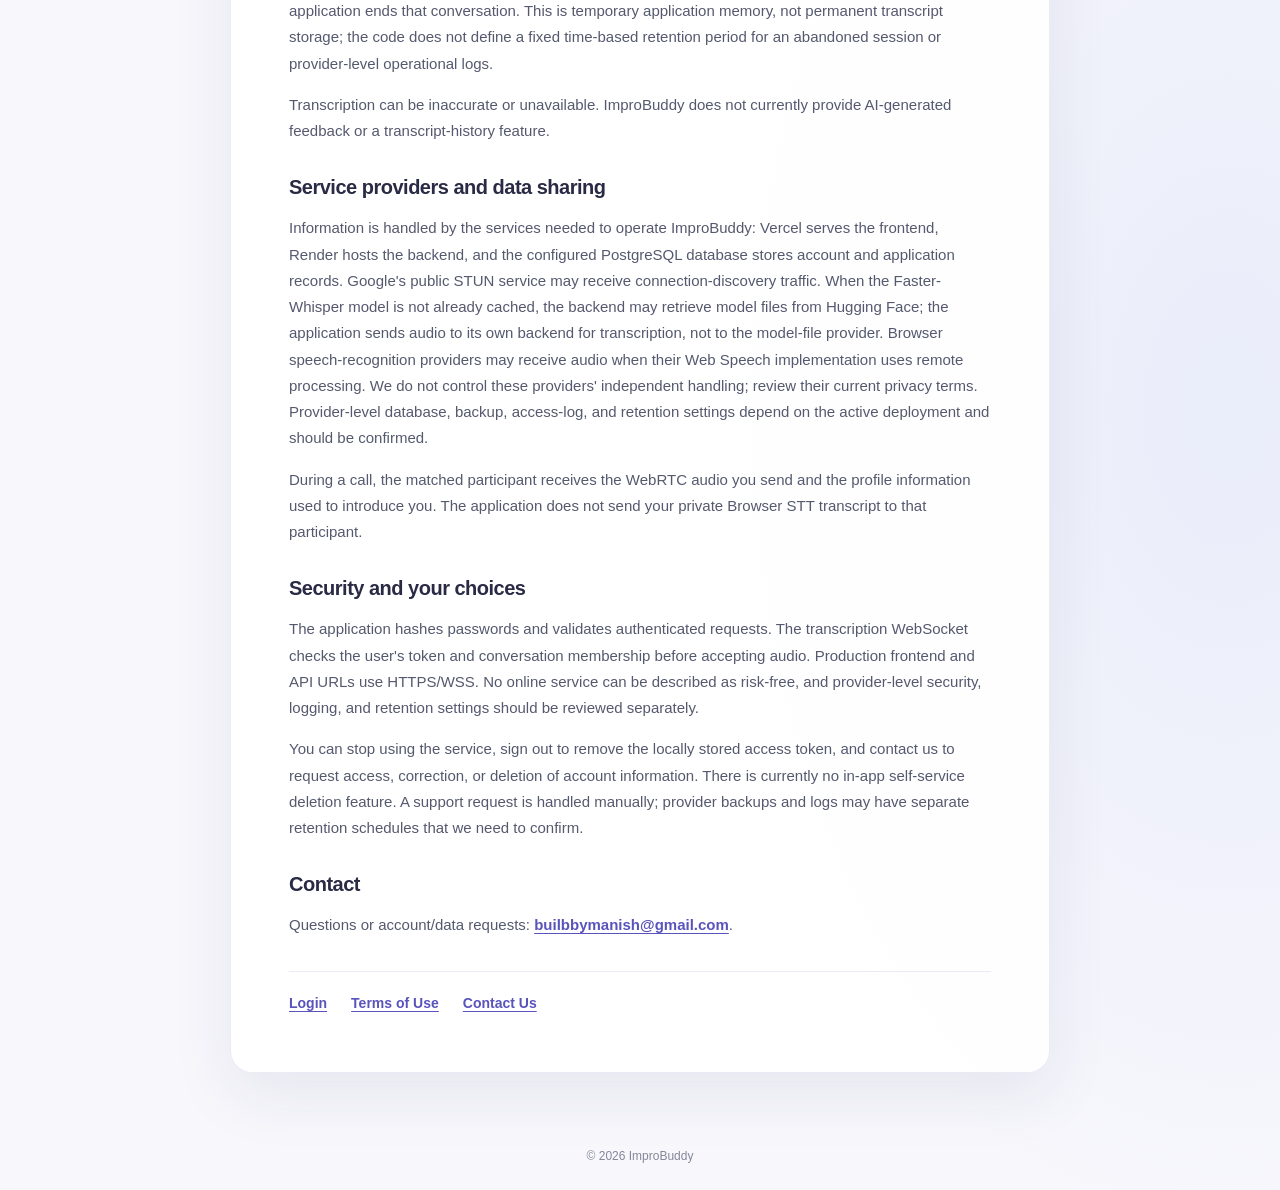
<file: frontend/privacy.html>
<!DOCTYPE html>
<html lang="en">
<head>
  <meta charset="UTF-8">
  <meta name="viewport" content="width=device-width, initial-scale=1">
  <meta name="theme-color" content="#f5f5fb">
  <meta name="description" content="Learn what ImproBuddy collects and how account, call, and transcription data is handled.">
  <title>Privacy Policy — ImproBuddy</title>
  <link rel="icon" type="image/png" href="improbuddy-icon.png">
  <link rel="stylesheet" href="style.css">
</head>
<body class="document-page">
  <header class="topbar document-topbar">
    <a class="brand" href="index.html" aria-label="ImproBuddy home">
      <img class="brand-logo" src="improbuddy-logo.png" alt="ImproBuddy">
    </a>
    <a class="document-back" href="index.html">Back to login</a>
  </header>

  <main class="document-container">
    <article class="document-card">
      <span class="eyebrow">YOUR DATA, EXPLAINED</span>
      <h1>Privacy Policy</h1>
      <p class="document-updated">Last updated: October 26, 2026</p>
      <p>This notice describes how ImproBuddy handles information when you use its English-practice website, matching features, audio calls, and transcription tools. It reflects the application code and deployment configuration reviewed for this version. Some hosting-provider retention details depend on settings that are not visible in the application and are identified below.</p>

      <h2>Information you provide</h2>
      <ul>
        <li><strong>Account:</strong> your email address and password when you register. The application stores a password hash, not the original password.</li>
        <li><strong>Profile:</strong> your name, English level, and optional learning goal. Your name and level may be shared with a matched practice partner as part of matching.</li>
        <li><strong>Support messages:</strong> if you email us, we receive the information you choose to include in that message.</li>
      </ul>

      <h2>Authentication and service records</h2>
      <p>After login, the site stores a signed access token in your browser's local storage. The token is configured to expire after 60 minutes; the site removes it when you log out or when an authenticated request detects an invalid or expired session. API requests send it in an authorization header. Call WebSocket connections send it as a query parameter, so whether provider access logs retain those request URLs depends on deployment logging settings and needs confirmation. The application database stores account and profile records, matching queue entries, and conversation participation/status and timing metadata. The frontend and backend are configured for Vercel and Render, and the backend connects to a PostgreSQL database provisioned for the deployment.</p>
      <p>The application does not provide a self-service account deletion control. To request account or profile deletion, contact us at <a href="mailto:builbbymanish@gmail.com">builbbymanish@gmail.com</a>. The application code reviewed does not establish the retention or deletion schedule for database backups, hosting logs, or provider-level records; those details need to be confirmed against the active provider settings.</p>

      <h2>Audio calls</h2>
      <p>Calls are audio-only WebRTC sessions between matched participants. The application code does not record or save a call recording. WebRTC exchanges network connection information needed to establish a call; the matched peer may receive connection details as part of that process. The frontend is configured to use Google's public STUN service for connection discovery. Audio is also sent in bounded chunks to the ImproBuddy backend when Faster-Whisper transcription is available.</p>

      <h2>Transcription</h2>
      <p><strong>Browser live transcript:</strong> this optional feature uses the browser's Web Speech API and displays your recognized speech in your own page. The application does not send this browser transcript text to the other participant. Browser and operating-system providers may process recognition audio using their own remote services; ImproBuddy cannot determine or guarantee that a browser's recognition is processed only on-device. Check the provider's privacy information and settings.</p>
      <p><strong>Faster-Whisper:</strong> when available, the browser sends short audio chunks to the authenticated ImproBuddy transcription WebSocket. The backend processes them in memory with Faster-Whisper; the code does not write the audio chunks to disk or store them in the application database. Recognized text and processing metadata are held in backend process memory for the conversation and cleared when the application ends that conversation. This is temporary application memory, not permanent transcript storage; the code does not define a fixed time-based retention period for an abandoned session or provider-level operational logs.</p>
      <p>Transcription can be inaccurate or unavailable. ImproBuddy does not currently provide AI-generated feedback or a transcript-history feature.</p>

      <h2>Service providers and data sharing</h2>
      <p>Information is handled by the services needed to operate ImproBuddy: Vercel serves the frontend, Render hosts the backend, and the configured PostgreSQL database stores account and application records. Google's public STUN service may receive connection-discovery traffic. When the Faster-Whisper model is not already cached, the backend may retrieve model files from Hugging Face; the application sends audio to its own backend for transcription, not to the model-file provider. Browser speech-recognition providers may receive audio when their Web Speech implementation uses remote processing. We do not control these providers' independent handling; review their current privacy terms. Provider-level database, backup, access-log, and retention settings depend on the active deployment and should be confirmed.</p>
      <p>During a call, the matched participant receives the WebRTC audio you send and the profile information used to introduce you. The application does not send your private Browser STT transcript to that participant.</p>

      <h2>Security and your choices</h2>
      <p>The application hashes passwords and validates authenticated requests. The transcription WebSocket checks the user's token and conversation membership before accepting audio. Production frontend and API URLs use HTTPS/WSS. No online service can be described as risk-free, and provider-level security, logging, and retention settings should be reviewed separately.</p>
      <p>You can stop using the service, sign out to remove the locally stored access token, and contact us to request access, correction, or deletion of account information. There is currently no in-app self-service deletion feature. A support request is handled manually; provider backups and logs may have separate retention schedules that we need to confirm.</p>

      <h2>Contact</h2>
      <p>Questions or account/data requests: <a href="mailto:builbbymanish@gmail.com">builbbymanish@gmail.com</a>.</p>
      <nav class="document-links" aria-label="Other pages">
        <a href="index.html">Login</a>
        <a href="terms.html">Terms of Use</a>
        <a href="mailto:builbbymanish@gmail.com">Contact Us</a>
      </nav>
    </article>
  </main>
  <footer class="document-footer">© 2026 ImproBuddy</footer>
</body>
</html>
</file>
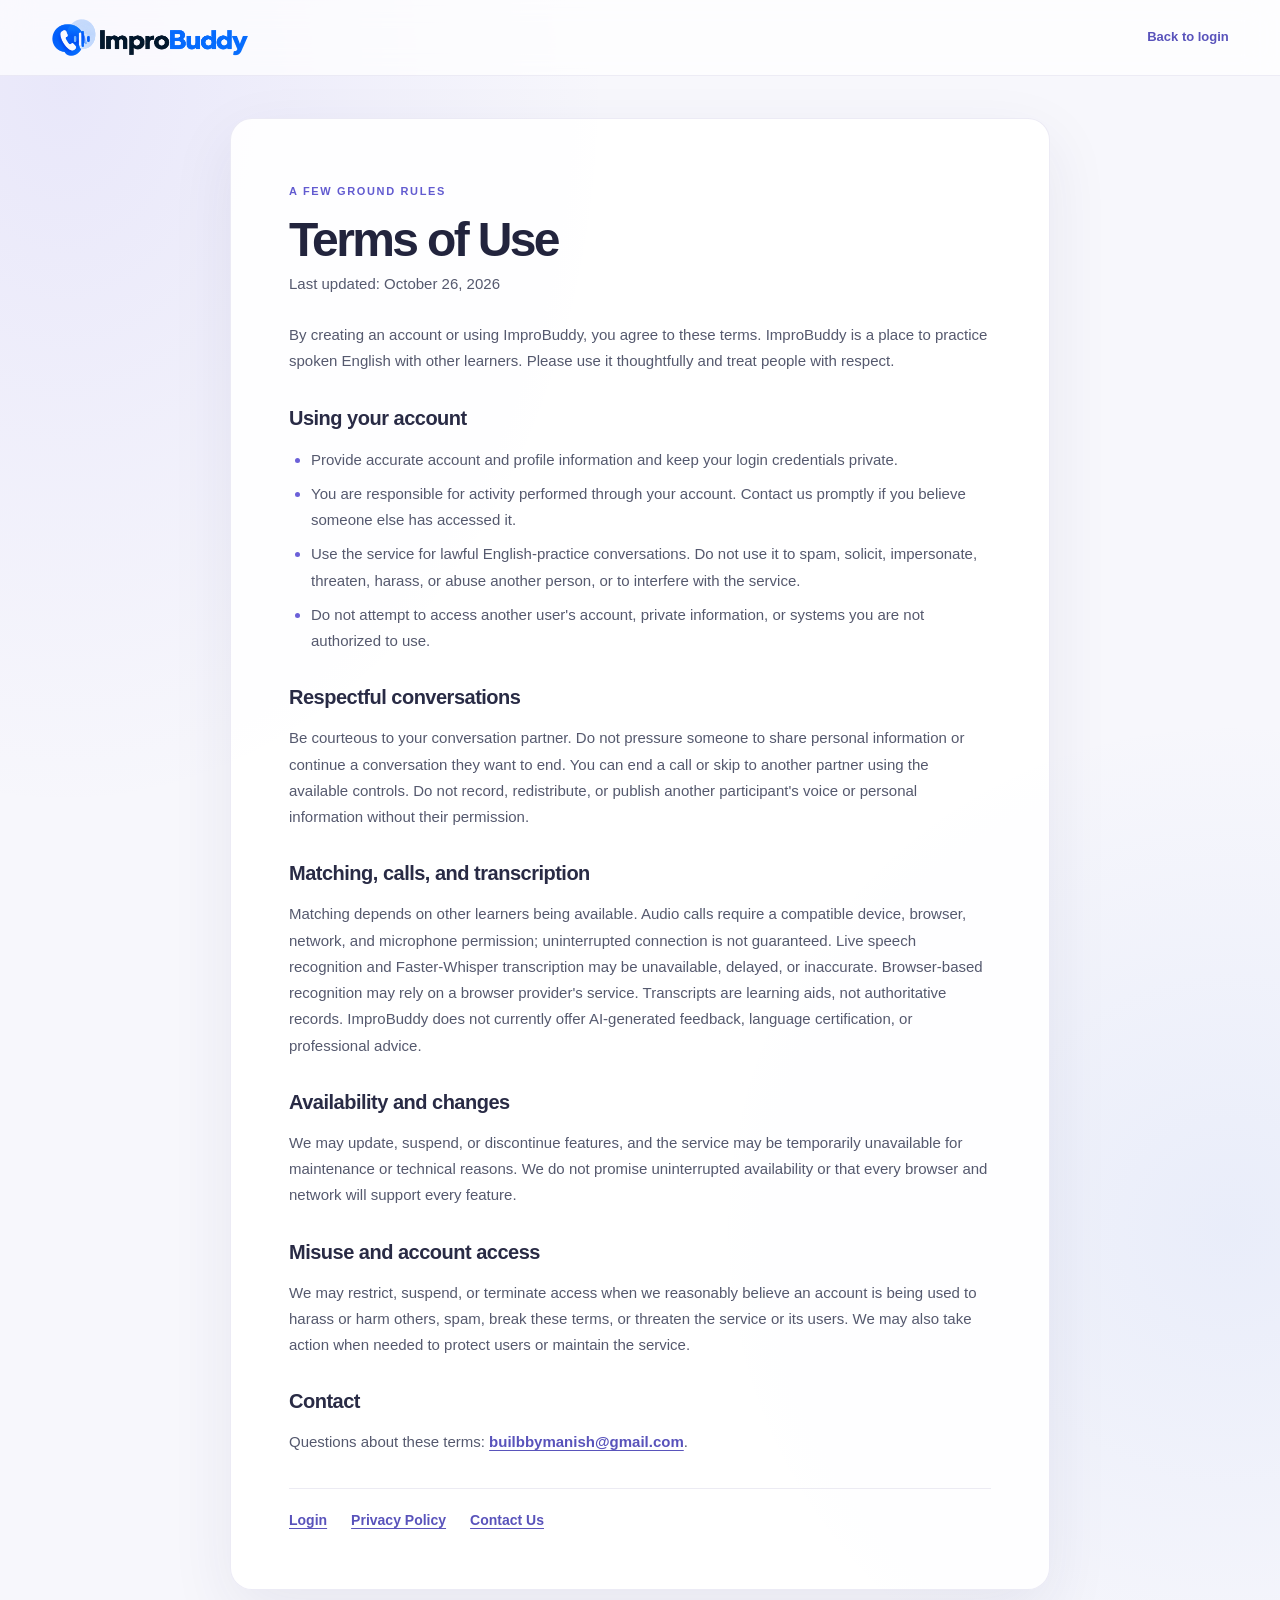
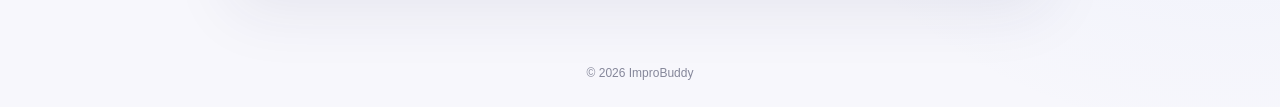
<file: frontend/terms.html>
<!DOCTYPE html>
<html lang="en">
<head>
  <meta charset="UTF-8">
  <meta name="viewport" content="width=device-width, initial-scale=1">
  <meta name="theme-color" content="#f5f5fb">
  <meta name="description" content="Read the terms for using ImproBuddy English-practice conversations.">
  <title>Terms of Use — ImproBuddy</title>
  <link rel="icon" type="image/png" href="improbuddy-icon.png">
  <link rel="stylesheet" href="style.css">
</head>
<body class="document-page">
  <header class="topbar document-topbar">
    <a class="brand" href="index.html" aria-label="ImproBuddy home">
      <img class="brand-logo" src="improbuddy-logo.png" alt="ImproBuddy">
    </a>
    <a class="document-back" href="index.html">Back to login</a>
  </header>

  <main class="document-container">
    <article class="document-card">
      <span class="eyebrow">A FEW GROUND RULES</span>
      <h1>Terms of Use</h1>
      <p class="document-updated">Last updated: October 26, 2026</p>
      <p>By creating an account or using ImproBuddy, you agree to these terms. ImproBuddy is a place to practice spoken English with other learners. Please use it thoughtfully and treat people with respect.</p>

      <h2>Using your account</h2>
      <ul>
        <li>Provide accurate account and profile information and keep your login credentials private.</li>
        <li>You are responsible for activity performed through your account. Contact us promptly if you believe someone else has accessed it.</li>
        <li>Use the service for lawful English-practice conversations. Do not use it to spam, solicit, impersonate, threaten, harass, or abuse another person, or to interfere with the service.</li>
        <li>Do not attempt to access another user's account, private information, or systems you are not authorized to use.</li>
      </ul>

      <h2>Respectful conversations</h2>
      <p>Be courteous to your conversation partner. Do not pressure someone to share personal information or continue a conversation they want to end. You can end a call or skip to another partner using the available controls. Do not record, redistribute, or publish another participant's voice or personal information without their permission.</p>

      <h2>Matching, calls, and transcription</h2>
      <p>Matching depends on other learners being available. Audio calls require a compatible device, browser, network, and microphone permission; uninterrupted connection is not guaranteed. Live speech recognition and Faster-Whisper transcription may be unavailable, delayed, or inaccurate. Browser-based recognition may rely on a browser provider's service. Transcripts are learning aids, not authoritative records. ImproBuddy does not currently offer AI-generated feedback, language certification, or professional advice.</p>

      <h2>Availability and changes</h2>
      <p>We may update, suspend, or discontinue features, and the service may be temporarily unavailable for maintenance or technical reasons. We do not promise uninterrupted availability or that every browser and network will support every feature.</p>

      <h2>Misuse and account access</h2>
      <p>We may restrict, suspend, or terminate access when we reasonably believe an account is being used to harass or harm others, spam, break these terms, or threaten the service or its users. We may also take action when needed to protect users or maintain the service.</p>

      <h2>Contact</h2>
      <p>Questions about these terms: <a href="mailto:builbbymanish@gmail.com">builbbymanish@gmail.com</a>.</p>
      <nav class="document-links" aria-label="Other pages">
        <a href="index.html">Login</a>
        <a href="privacy.html">Privacy Policy</a>
        <a href="mailto:builbbymanish@gmail.com">Contact Us</a>
      </nav>
    </article>
  </main>
  <footer class="document-footer">© 2026 ImproBuddy</footer>
</body>
</html>
</file>
<file: frontend/style.css>
:root {
  --primary: #5b5ce2;
  --primary-dark: #4546c7;
  --background: #f6f7fb;
  --surface: #ffffff;
  --text: #20243a;
  --muted: #72778b;
  --border: #e6e8f0;
  --success: #16845b;
  --danger: #d94141;
}

* {
  box-sizing: border-box;
}

body {
  margin: 0;
  font-family: Arial, Helvetica, sans-serif;
  background: var(--background);
  color: var(--text);
  line-height: 1.6;
}

button,
input,
select {
  font: inherit;
}

button {
  cursor: pointer;
  border: none;
  border-radius: 10px;
  padding: 11px 18px;
  font-weight: 600;
  transition: 0.2s ease;
}

button:disabled {
  opacity: 0.6;
  cursor: not-allowed;
}

.primary-btn,
#login-form button,
#register-form button {
  background: var(--primary);
  color: white;
}

.primary-btn:hover,
#login-form button:hover,
#register-form button:hover {
  background: var(--primary-dark);
}

.secondary-btn {
  background: #ececff;
  color: var(--primary);
}

.danger-btn {
  background: #ffe9e9;
  color: var(--danger);
}

header {
  display: flex;
  align-items: center;
  justify-content: space-between;
  gap: 16px;
  padding: 16px 6%;
  background: var(--surface);
  border-bottom: 1px solid var(--border);
}

header h1 {
  margin: 0;
  color: var(--primary);
  font-size: 25px;
}

#user-email {
  color: var(--muted);
  margin-right: 12px;
  overflow-wrap: anywhere;
}

main {
  width: min(900px, 92%);
  margin: 36px auto;
  min-height: 65vh;
}

.view {
  display: none;
}

.view.active {
  display: block;
}

.view.active.auth-layout {
  display: grid;
}

.hidden {
  display: none !important;
}

.topbar {
  min-height: 72px;
}

.brand {
  display: inline-flex;
  align-items: center;
  color: var(--text);
  text-decoration: none;
}

.brand-logo {
  display: block;
  width: clamp(158px, 18vw, 198px);
  height: auto;
  max-height: 40px;
  object-fit: contain;
}

.user-area {
  display: flex;
  align-items: center;
  gap: 12px;
}

.container {
  width: min(1080px, 92%);
  margin: 36px auto;
  min-height: 65vh;
}

.auth-layout {
  grid-template-columns: minmax(0, 1.1fr) minmax(320px, 0.9fr);
  align-items: center;
  gap: 48px;
}

.hero h1,
.page-heading h1 {
  margin: 10px 0;
  font-size: clamp(32px, 5vw, 48px);
  line-height: 1.15;
}

.hero h1 span,
.page-heading h1 span {
  color: var(--primary);
}

.eyebrow {
  color: var(--primary);
  font-size: 12px;
  font-weight: 700;
  letter-spacing: 0.12em;
}

.feature-list {
  display: grid;
  gap: 18px;
  margin-top: 30px;
}

.feature {
  display: flex;
  gap: 14px;
}

.feature > span {
  color: var(--primary);
  font-weight: 700;
}

.feature p,
.feature strong {
  margin: 0;
}

.panel {
  padding: 28px;
  border: 1px solid var(--border);
  border-radius: 18px;
  background: var(--surface);
  box-shadow: 0 8px 30px rgba(30, 35, 80, 0.04);
}

.auth-panel {
  padding: 26px;
}

.auth-panel h2,
.practice-panel h2,
.info-panel h2 {
  margin-bottom: 6px;
}

.auth-panel > form > .muted {
  margin: 0 0 8px;
}

.btn {
  border: 1px solid transparent;
}

.btn-primary {
  background: var(--primary);
  color: white;
}

.btn-primary:hover {
  background: var(--primary-dark);
}

.auth-submit {
  display: inline-flex;
  align-items: center;
  justify-content: center;
  gap: 10px;
  min-height: 46px;
  transition: background-color 180ms ease, opacity 180ms ease;
}

.auth-submit.is-loading,
.auth-submit.is-loading:hover {
  background: var(--primary-dark);
}

.auth-submit:focus-visible {
  outline: 3px solid rgba(91, 92, 226, 0.3);
  outline-offset: 3px;
}

.auth-spinner {
  width: 16px;
  height: 16px;
  flex: 0 0 auto;
  border: 2px solid rgba(255, 255, 255, 0.35);
  border-top-color: #fff;
  border-radius: 50%;
  animation: auth-spinner-rotate 700ms linear infinite;
}

@keyframes auth-spinner-rotate {
  to {
    transform: rotate(360deg);
  }
}

.btn-outline {
  border-color: var(--border);
  background: white;
  color: var(--text);
}

.btn-danger {
  background: #ffe9e9;
  color: var(--danger);
}

.btn-full {
  width: 100%;
}

.dashboard-grid,
.call-grid {
  display: grid;
  grid-template-columns: repeat(2, minmax(0, 1fr));
  gap: 22px;
  margin-top: 28px;
}

.practice-panel,
.info-panel {
  min-height: 290px;
}

.illustration,
.avatar {
  font-size: 36px;
}

.illustration {
  margin-bottom: 14px;
}

.session-icon {
  position: relative;
  display: grid;
  width: 56px;
  height: 56px;
  margin: 0 auto 6px;
  place-items: center;
}

.session-icon::before {
  position: absolute;
  inset: 4px;
  border: 1px solid rgba(91, 92, 226, 0.16);
  border-radius: 50%;
  content: "";
  opacity: 0;
  transform: scale(0.92);
}

.avatar {
  display: grid;
  width: 44px;
  height: 44px;
  margin: 0;
  place-items: center;
  line-height: 1;
}

.audio-wave {
  display: flex;
  height: 20px;
  align-items: center;
  justify-content: center;
  gap: 3px;
  margin: 0 auto 10px;
}

.audio-wave span {
  width: 3px;
  height: 6px;
  border-radius: 3px;
  background: var(--primary);
  transform: scaleY(0.7);
  transform-origin: center;
}

.audio-wave span:nth-child(2),
.audio-wave span:nth-child(6) {
  height: 10px;
}

.audio-wave span:nth-child(3),
.audio-wave span:nth-child(5) {
  height: 14px;
}

.audio-wave span:nth-child(4) {
  height: 17px;
}

.call-panel.is-connected .session-icon::before {
  animation: session-ring 3.2s ease-out infinite;
}

.call-panel.is-connected .audio-wave span {
  animation: audio-wave-idle 1.7s ease-in-out infinite alternate;
}

.call-panel.is-connected .audio-wave span:nth-child(2),
.call-panel.is-connected .audio-wave span:nth-child(6) {
  animation-delay: 0.25s;
}

.call-panel.is-connected .audio-wave span:nth-child(3),
.call-panel.is-connected .audio-wave span:nth-child(5) {
  animation-delay: 0.5s;
}

.call-panel.is-connected .audio-wave span:nth-child(4) {
  animation-delay: 0.75s;
}

@keyframes session-ring {
  0% {
    opacity: 0.2;
    transform: scale(0.94);
  }
  75%,
  100% {
    opacity: 0;
    transform: scale(1.16);
  }
}

@keyframes audio-wave-idle {
  from {
    transform: scaleY(0.55);
  }
  to {
    transform: scaleY(1.15);
  }
}

@media (prefers-reduced-motion: reduce) {
  .call-panel.is-connected .session-icon::before,
  .call-panel.is-connected .audio-wave span,
  .auth-spinner {
    animation: none;
  }
}

.info-row {
  display: flex;
  align-items: center;
  gap: 10px;
  margin-top: 12px;
}

.status-dot {
  width: 9px;
  height: 9px;
  border-radius: 50%;
  background: var(--success);
}

.small {
  font-size: 13px;
}

.centered-panel {
  max-width: 620px;
  margin: 30px auto;
  text-align: center;
}

.loader {
  width: 38px;
  height: 38px;
  margin: 0 auto 18px;
  border: 4px solid var(--border);
  border-top-color: var(--primary);
  border-radius: 50%;
  animation: spin 0.8s linear infinite;
}

@keyframes spin {
  to {
    transform: rotate(360deg);
  }
}

.call-panel,
.transcript-panel {
  text-align: center;
}

.transcript-panel {
  text-align: left;
}

.call-controls,
.transcript-heading {
  display: flex;
  align-items: center;
  justify-content: space-between;
  gap: 12px;
}

.call-controls {
  flex-wrap: wrap;
  justify-content: center;
}

.transcript-list {
  min-height: 140px;
  margin-top: 18px;
  padding: 16px;
  border: 1px solid var(--border);
  border-radius: 12px;
  background: #fafaff;
}

.transcript-entry {
  margin: 0 0 10px;
  overflow-wrap: anywhere;
}

.transcript-entry:last-child {
  margin-bottom: 0;
}

.transcript-interim {
  min-height: 1.6em;
  color: var(--muted);
  font-style: italic;
  overflow-wrap: anywhere;
}

.live-label {
  display: flex;
  align-items: center;
  gap: 6px;
  color: var(--muted);
  font-size: 12px;
  font-weight: 700;
}

.card {
  background: var(--surface);
  border: 1px solid var(--border);
  border-radius: 18px;
  padding: 28px;
  margin-bottom: 22px;
  box-shadow: 0 8px 30px rgba(30, 35, 80, 0.04);
}

.auth-card {
  max-width: 460px;
  margin: 30px auto;
}

h2 {
  margin-top: 0;
  line-height: 1.3;
}

.subtitle,
.muted {
  color: var(--muted);
}

.tabs {
  display: flex;
  gap: 8px;
  margin-bottom: 24px;
}

.tabs button {
  flex: 1;
  background: #f0f1f8;
  color: var(--muted);
}

.tabs button.active {
  background: var(--primary);
  color: white;
}

form {
  display: flex;
  flex-direction: column;
  gap: 15px;
}

label {
  display: flex;
  flex-direction: column;
  gap: 6px;
  font-weight: 600;
}

input,
select {
  width: 100%;
  padding: 12px 13px;
  border: 1px solid #d9dce8;
  border-radius: 10px;
  background: white;
  color: var(--text);
  outline: none;
}

input:focus,
select:focus {
  border-color: var(--primary);
  box-shadow: 0 0 0 3px rgba(91, 92, 226, 0.12);
}

#notice {
  display: none;
  padding: 12px 16px;
  border-radius: 10px;
  margin-bottom: 20px;
  background: #ececff;
  color: var(--primary-dark);
}

#notice.show {
  display: block;
}

#notice.error {
  background: #ffe9e9;
  color: var(--danger);
}

#notice.success {
  background: #e4f8ef;
  color: var(--success);
}

#matching-view,
#call-view {
  text-align: center;
}

.status-indicator {
  width: 64px;
  height: 64px;
  margin: 12px auto 22px;
  border-radius: 50%;
  background: #ececff;
  display: grid;
  place-items: center;
  color: var(--primary);
  font-size: 28px;
}

.call-actions {
  display: flex;
  justify-content: center;
  flex-wrap: wrap;
  gap: 12px;
  margin: 22px 0;
}

#remote-audio {
  display: block;
  width: 100%;
  margin: 15px 0;
}

.transcript {
  margin-top: 28px;
  text-align: left;
  background: #fafaff;
  border: 1px solid var(--border);
  border-radius: 14px;
  padding: 18px;
  min-height: 140px;
}

.transcript h3 {
  margin-top: 0;
}

#transcript-list {
  padding-left: 20px;
}

#transcript-list li {
  margin-bottom: 10px;
  overflow-wrap: anywhere;
}

#transcript-empty {
  color: var(--muted);
}

footer {
  padding: 20px;
  text-align: center;
  color: var(--muted);
  font-size: 14px;
}

@media (max-width: 600px) {
  header {
    padding: 14px 4%;
    flex-wrap: wrap;
  }

  header h1 {
    font-size: 22px;
  }

  #user-email {
    font-size: 13px;
  }

  main,
  .container {
    margin: 22px auto;
  }

  .auth-layout,
  .dashboard-grid,
  .call-grid {
    grid-template-columns: 1fr;
    gap: 20px;
  }

  .panel,
  .card {
    padding: 20px;
    border-radius: 14px;
  }

  .hero h1 {
    font-size: 34px;
  }
}

body.call-active {
  --call-bg: #10111b;
  --call-surface: rgba(25, 27, 42, 0.92);
  --call-border: rgba(196, 191, 231, 0.13);
  --call-text: #f4f3fb;
  --call-muted: #a3a2b8;
  min-height: 100vh;
  background:
    radial-gradient(ellipse at 50% 3%, rgba(79, 67, 143, 0.19), transparent 38rem),
    radial-gradient(ellipse at 92% 58%, rgba(47, 72, 132, 0.11), transparent 30rem),
    var(--call-bg);
  color: var(--call-text);
}

body.call-active .topbar {
  background: rgba(16, 17, 27, 0.78);
  border-bottom-color: var(--call-border);
}

body.call-active .brand {
  color: var(--call-text);
}

body.call-active .brand-logo {
  filter: brightness(0) invert(1);
}

body.call-active #user-email,
body.call-active footer {
  color: var(--call-muted);
}

body.call-active .container {
  width: min(960px, 92%);
  min-height: calc(100vh - 150px);
  margin: 28px auto 44px;
}

.call-shell {
  width: min(100%, 860px);
  margin: 0 auto;
}

.call-intro {
  min-height: 70px;
  margin-bottom: 12px;
  text-align: center;
}

.call-intro .eyebrow {
  color: #a79cf5;
}

.call-message {
  min-height: 1.5em;
  margin: 5px 0 0;
  color: var(--call-muted);
  font-size: 14px;
}

.call-intro #start-call-btn {
  margin-top: 8px;
}

.call-intro .audio-retry-btn {
  margin-top: 8px;
  border: 1px solid var(--call-border);
  background: #292b3c;
  color: var(--call-text);
}

.call-intro .audio-retry-btn:hover {
  background: #34364b;
}

.call-panel {
  padding: clamp(28px, 6vw, 54px) clamp(18px, 6vw, 64px) 24px;
  overflow: hidden;
  border: 1px solid var(--call-border);
  border-radius: 28px;
  background:
    linear-gradient(145deg, rgba(255, 255, 255, 0.025), transparent 38%),
    var(--call-surface);
  box-shadow: 0 28px 90px rgba(0, 0, 0, 0.28);
  text-align: center;
  backdrop-filter: blur(18px);
}

.partner-identity {
  display: flex;
  align-items: center;
  flex-direction: column;
}

.partner-avatar-ring {
  display: grid;
  width: 142px;
  height: 142px;
  margin-bottom: 22px;
  padding: 5px;
  place-items: center;
  border-radius: 50%;
  background: linear-gradient(145deg, #9c88f3 2%, #5e74d7 48%, #4ba5bd 100%);
  box-shadow: 0 12px 38px rgba(94, 103, 205, 0.2);
}

.partner-avatar {
  display: grid;
  width: 100%;
  height: 100%;
  place-items: center;
  border: 3px solid #1b1c2c;
  border-radius: inherit;
  background:
    radial-gradient(circle at 30% 24%, rgba(191, 171, 255, 0.24), transparent 42%),
    linear-gradient(145deg, #34324f, #242c42);
  color: #f7f4ff;
  font-size: 48px;
  font-weight: 600;
  letter-spacing: 0.02em;
  text-transform: uppercase;
}

.partner-identity h1 {
  margin: 0;
  color: var(--call-text);
  font-size: clamp(30px, 5vw, 40px);
  font-weight: 600;
  letter-spacing: -0.035em;
  line-height: 1.2;
  overflow-wrap: anywhere;
}

.call-meta {
  display: flex;
  align-items: center;
  justify-content: center;
  gap: 14px;
  margin-top: 16px;
}

.connection-pill {
  display: inline-flex;
  align-items: center;
  gap: 8px;
  padding: 6px 11px;
  border: 1px solid var(--call-border);
  border-radius: 999px;
  background: rgba(255, 255, 255, 0.035);
  color: #c2bfd4;
  font-size: 12px;
  font-weight: 600;
}

.connection-dot {
  width: 7px;
  height: 7px;
  border-radius: 50%;
  background: #a3a2b8;
}

.connection-pill[data-state="connected"] {
  border-color: rgba(97, 203, 160, 0.2);
  color: #9bdec3;
}

.connection-pill[data-state="connected"] .connection-dot {
  background: #65c99e;
}

.connection-pill[data-state="connecting"] .connection-dot {
  background: #c2a76b;
}

.connection-pill[data-state="disconnected"] .connection-dot {
  background: #e2767e;
}

.call-duration {
  min-width: 48px;
  color: var(--call-text);
  font-size: 14px;
  font-variant-numeric: tabular-nums;
  font-weight: 600;
  letter-spacing: 0.04em;
}

.call-subtitle {
  margin: 11px 0 0;
  color: var(--call-muted);
  font-size: 14px;
}

.audio-wave {
  display: flex;
  height: 40px;
  align-items: center;
  justify-content: center;
  gap: 5px;
  margin: 26px auto 30px;
}

.audio-wave span {
  width: 3px;
  height: 8px;
  border-radius: 4px;
  background: linear-gradient(180deg, #a991f3, #658bd9);
  opacity: 0.66;
  transform: scaleY(0.72);
  transform-origin: center;
}

.audio-wave span:nth-child(3n + 1) { height: 13px; }
.audio-wave span:nth-child(4n + 2) { height: 20px; }
.audio-wave span:nth-child(5n + 3) { height: 27px; }
.audio-wave span:nth-child(7n + 4) { height: 34px; }

.call-panel.is-connected .audio-wave span {
  animation: call-wave 1.2s ease-in-out infinite alternate;
}

.call-panel.is-connected .audio-wave span:nth-child(3n) { animation-delay: -0.52s; }
.call-panel.is-connected .audio-wave span:nth-child(4n + 1) { animation-delay: -0.81s; }
.call-panel.is-connected .audio-wave span:nth-child(5n + 2) { animation-delay: -0.29s; }

@keyframes call-wave {
  from { transform: scaleY(0.46); opacity: 0.42; }
  to { transform: scaleY(1); opacity: 0.9; }
}

.call-controls {
  display: flex;
  align-items: flex-start;
  justify-content: center;
  gap: clamp(32px, 9vw, 84px);
  margin: 0 auto 30px;
}

.call-control {
  display: flex;
  min-width: 78px;
  align-items: center;
  flex-direction: column;
  gap: 10px;
}

.control-button {
  display: grid;
  width: 66px;
  height: 66px;
  padding: 0;
  place-items: center;
  border: 1px solid rgba(223, 220, 245, 0.14);
  border-radius: 50%;
  background: #292b3c;
  color: #f3f1fc;
  transition: background 160ms ease, border-color 160ms ease, transform 160ms ease;
}

.control-button:hover:not(:disabled) {
  transform: translateY(-2px);
  border-color: rgba(198, 184, 255, 0.42);
  background: #34364b;
}

.connection-pill[data-state="reconnecting"] {
  border-color: rgba(228, 189, 131, 0.3);
  color: #e4bd83;
}

.connection-pill[data-state="reconnecting"] .connection-dot {
  background: #e4bd83;
}

.control-button:focus-visible,
.transcript-toggle:focus-visible,
.call-intro #start-call-btn:focus-visible {
  outline: 3px solid #a99af7;
  outline-offset: 4px;
}

.control-button:disabled {
  opacity: 0.45;
}

.control-button.is-muted {
  border-color: rgba(226, 118, 126, 0.38);
  background: rgba(128, 51, 65, 0.35);
  color: #ffb2b8;
}

.control-button-end {
  width: 72px;
  height: 72px;
  border-color: transparent;
  background: linear-gradient(145deg, #f06470, #d84656);
  box-shadow: 0 8px 22px rgba(216, 70, 86, 0.19);
}

.control-button-end:hover:not(:disabled) {
  border-color: transparent;
  background: linear-gradient(145deg, #fa7480, #e34d5e);
}

.control-icon {
  width: 25px;
  height: 25px;
  fill: none;
  stroke: currentColor;
  stroke-linecap: round;
  stroke-linejoin: round;
  stroke-width: 1.8;
}

.end-icon {
  width: 28px;
  height: 28px;
  fill: currentColor;
  stroke: none;
  transform: rotate(135deg);
}

.control-label {
  color: #c0bfd0;
  font-size: 13px;
  font-weight: 500;
  text-align: center;
}

.skip-limit-message {
  margin: -14px 0 22px;
  color: #e4bd83;
  font-size: 13px;
}

#remote-audio {
  display: none;
}

.transcript-panel {
  margin-top: 12px;
  border: 1px solid var(--call-border);
  border-radius: 16px;
  background: rgba(12, 13, 23, 0.28);
  text-align: left;
}

.transcript-toggle {
  display: flex;
  width: 100%;
  min-height: 78px;
  align-items: center;
  gap: 14px;
  padding: 14px 18px;
  border: 0;
  border-radius: inherit;
  background: transparent;
  color: var(--call-text);
  text-align: left;
}

.transcript-toggle:hover {
  background: rgba(255, 255, 255, 0.025);
}

.transcript-icon {
  display: grid;
  width: 40px;
  height: 40px;
  flex: 0 0 auto;
  place-items: center;
  border: 1px solid rgba(156, 136, 243, 0.17);
  border-radius: 12px;
  background: rgba(126, 105, 218, 0.11);
  color: #b2a3f5;
}

.transcript-icon svg,
.transcript-chevron {
  width: 20px;
  height: 20px;
  fill: none;
  stroke: currentColor;
  stroke-linecap: round;
  stroke-linejoin: round;
  stroke-width: 1.6;
}

.transcript-title-group {
  display: flex;
  min-width: 0;
  flex: 1;
  flex-direction: column;
}

.transcript-title {
  font-size: 15px;
  font-weight: 600;
}

.transcript-privacy {
  margin-top: 3px;
  color: var(--call-muted);
  font-size: 12px;
  font-weight: 400;
}

.transcript-state {
  padding: 5px 9px;
  border: 1px solid var(--call-border);
  border-radius: 999px;
  color: #aaa8bc;
  font-size: 11px;
  font-weight: 600;
}

.transcript-state[data-state="listening"] {
  border-color: rgba(97, 203, 160, 0.2);
  color: #9bdec3;
}

.transcript-state[data-state="unavailable"] {
  border-color: rgba(226, 118, 126, 0.2);
  color: #f2a4aa;
}

.transcript-state[data-state="paused"] {
  color: #e4bd83;
}

.transcript-chevron {
  flex: 0 0 auto;
  color: var(--call-muted);
  transition: transform 160ms ease;
}

.transcript-toggle[aria-expanded="true"] .transcript-chevron {
  transform: rotate(180deg);
}

.transcript-content {
  min-width: 0;
  padding: 0 20px 18px 72px;
  color: #f1f2f9;
}

.transcript-status {
  margin: 0 0 8px;
  color: var(--call-muted);
  font-size: 12px;
}

.browser-transcript-button {
  min-height: 42px;
  margin: 0 0 12px;
  padding: 9px 14px;
  border: 1px solid rgba(156, 136, 243, 0.28);
  border-radius: 10px;
  background: rgba(126, 105, 218, 0.13);
  color: #c8bdfb;
  font-size: 13px;
}

.browser-transcript-button:hover:not(:disabled) {
  border-color: rgba(156, 136, 243, 0.5);
  background: rgba(126, 105, 218, 0.2);
}

.browser-transcript-button:focus-visible {
  outline: 3px solid #a99af7;
  outline-offset: 3px;
}

.server-transcript-status {
  margin: 0 0 8px;
  color: #a6a8bc;
  font-size: 11px;
}

.transcript-state[data-state="ready"],
.transcript-state[data-state="reconnecting"],
.transcript-state[data-state="starting"] {
  color: #c2b7f5;
}

.transcript-interim {
  min-height: 1.6em;
  margin: 0;
  color: #bbb4dd;
  font-size: 14px;
  font-style: italic;
  overflow-wrap: anywhere;
}

.transcript-list {
  min-width: 0;
  padding: 13px 15px;
  border: 1px solid rgba(196, 191, 231, 0.15);
  border-radius: 12px;
  background: #171827;
  max-height: 220px;
  min-height: 52px;
  margin-top: 6px;
  overflow-y: auto;
  color: #f1f2f9;
  overscroll-behavior: contain;
}

.transcript-entry {
  margin: 0 0 9px;
  color: #f1f2f9;
  font-size: 14px;
  line-height: 1.65;
  overflow-wrap: anywhere;
  word-break: break-word;
}

.transcript-speaker {
  color: #b6a8ff;
  font-weight: 700;
}

.transcript-entry:last-child {
  margin-bottom: 0;
}

.empty-state {
  margin: 0;
  color: #a6a8bc;
  font-size: 13px;
}

@media (prefers-reduced-motion: reduce) {
  .call-panel.is-connected .audio-wave span,
  .control-button,
  .transcript-chevron {
    animation: none;
    transition: none;
  }
}

@media (max-width: 600px) {
  body.call-active .container {
    width: min(100% - 28px, 480px);
    margin: 16px auto 28px;
  }

  .call-intro {
    min-height: 62px;
  }

  .call-panel {
    padding: 30px 18px 18px;
    border-radius: 22px;
  }

  .partner-avatar-ring {
    width: 116px;
    height: 116px;
    margin-bottom: 18px;
  }

  .partner-avatar {
    font-size: 40px;
  }

  .audio-wave {
    margin: 24px auto 28px;
  }

  .call-controls {
    gap: clamp(24px, 8vw, 48px);
    margin-bottom: 26px;
  }

  .control-button {
    width: 60px;
    height: 60px;
  }

  .control-button-end {
    width: 66px;
    height: 66px;
  }

  .call-control {
    min-width: 68px;
  }

  .transcript-toggle {
    gap: 10px;
    min-height: 72px;
    padding: 12px;
  }

  .transcript-title {
    font-size: 14px;
  }

  .transcript-privacy {
    font-size: 11px;
  }

  .transcript-state {
    padding: 4px 7px;
  }

  .transcript-content {
    padding: 0 14px 16px;
  }

  .transcript-list {
    max-height: min(220px, 35vh);
    padding: 12px;
  }

  .browser-transcript-button {
    width: 100%;
  }
}

@media (max-width: 370px) {
  .transcript-toggle {
    flex-wrap: wrap;
  }

  .transcript-title-group {
    flex-basis: calc(100% - 54px);
  }

  .transcript-chevron {
    margin-left: auto;
  }
}

body.auth-active,
body.document-page {
  min-height: 100vh;
  background:
    radial-gradient(ellipse at 5% 5%, rgba(116, 104, 232, 0.11), transparent 34rem),
    radial-gradient(ellipse at 96% 72%, rgba(92, 135, 226, 0.09), transparent 32rem),
    #f7f7fc;
}

body.auth-active .topbar,
body.document-page .document-topbar {
  min-height: 76px;
  padding: 14px max(4%, calc((100vw - 1180px) / 2));
  border-bottom-color: rgba(97, 91, 169, 0.1);
  background: rgba(255, 255, 255, 0.72);
  backdrop-filter: blur(16px);
}

body.auth-active .brand,
body.document-page .brand {
  min-width: 0;
}

body.auth-active .container {
  width: min(1140px, calc(100% - 40px));
  min-height: auto;
  margin: clamp(36px, 7vh, 78px) auto 40px;
}

.auth-layout {
  grid-template-columns: minmax(0, 1.08fr) minmax(340px, 0.92fr);
  align-items: center;
  column-gap: clamp(42px, 8vw, 112px);
  row-gap: 38px;
}

.hero {
  max-width: 540px;
}

.hero > .eyebrow {
  display: inline-block;
  margin-bottom: 8px;
  color: #625bd0;
  font-size: 11px;
  letter-spacing: 0.16em;
}

.hero h1 {
  max-width: 520px;
  margin: 12px 0 18px;
  color: #20223d;
  font-size: clamp(38px, 5.4vw, 62px);
  font-weight: 700;
  letter-spacing: -0.065em;
  line-height: 1.08;
}

.hero h1 span,
.page-heading h1 span {
  color: #665cda;
}

.hero > p {
  max-width: 440px;
  margin: 0;
  color: #686c83;
  font-size: 16px;
  line-height: 1.75;
}

.feature-list {
  gap: 17px;
  margin-top: 32px;
}

.feature {
  align-items: flex-start;
  gap: 14px;
}

.feature > span {
  display: grid;
  width: 34px;
  height: 34px;
  flex: 0 0 34px;
  place-items: center;
  border: 1px solid rgba(103, 94, 214, 0.13);
  border-radius: 11px;
  background: rgba(255, 255, 255, 0.72);
  color: #655bd5;
  font-size: 11px;
}

.feature strong {
  display: block;
  margin: 1px 0 2px;
  color: #292b45;
  font-size: 14px;
}

.feature p {
  color: #787b8e;
  font-size: 13px;
}

.auth-panel {
  width: 100%;
  padding: clamp(24px, 3.5vw, 38px);
  border-color: rgba(97, 91, 169, 0.12);
  border-radius: 23px;
  background: rgba(255, 255, 255, 0.88);
  box-shadow: 0 24px 70px rgba(44, 42, 95, 0.09), 0 2px 8px rgba(44, 42, 95, 0.03);
  backdrop-filter: blur(14px);
}

.auth-panel .tabs {
  gap: 5px;
  margin: 0 0 28px;
  padding: 5px;
  border: 1px solid #eeedf6;
  border-radius: 13px;
  background: #f5f4fa;
}

.auth-panel .tabs .tab {
  min-height: 42px;
  padding: 9px 12px;
  border: 1px solid transparent;
  border-radius: 9px;
  background: transparent;
  color: #74758a;
  font-size: 13px;
  font-weight: 600;
  transition: color 160ms ease, background-color 160ms ease, box-shadow 160ms ease;
}

.auth-panel .tabs .tab:hover:not(.active) {
  background: rgba(255, 255, 255, 0.65);
  color: #464763;
}

.auth-panel .tabs .tab.active {
  background: #fff;
  color: #4f49b9;
  box-shadow: 0 2px 7px rgba(38, 35, 78, 0.09);
}

.auth-panel h2 {
  margin: 0 0 5px;
  color: #252640;
  font-size: 25px;
  letter-spacing: -0.04em;
}

.auth-panel > form > .muted {
  margin: 0 0 7px;
  color: #787b8f;
  font-size: 13px;
}

.auth-panel form {
  gap: 11px;
}

.auth-panel form label {
  margin-top: 6px;
  color: #3b3c56;
  font-size: 12px;
  font-weight: 600;
}

.auth-panel form input {
  min-height: 48px;
  padding: 11px 13px;
  border-color: #e2e2ec;
  border-radius: 11px;
  background: #fff;
  color: #22243d;
  font-size: 14px;
  transition: border-color 160ms ease, box-shadow 160ms ease;
}

.auth-panel form input::placeholder {
  color: #999bad;
}

.auth-panel form input:focus {
  border-color: #7a70dc;
  box-shadow: 0 0 0 4px rgba(103, 94, 214, 0.12);
}

.auth-panel .auth-submit {
  min-height: 49px;
  margin-top: 10px;
  border-radius: 11px;
  background: linear-gradient(110deg, #6c5fdd, #527bd6);
  box-shadow: 0 8px 17px rgba(90, 89, 202, 0.2);
  font-size: 14px;
}

.auth-panel .auth-submit:hover:not(:disabled) {
  background: linear-gradient(110deg, #5d51ce, #446dc7);
}

.auth-panel .auth-submit:focus-visible,
.auth-panel .tab:focus-visible,
.auth-panel input:focus-visible,
.auth-footer a:focus-visible,
.document-page a:focus-visible {
  outline: 3px solid rgba(91, 83, 208, 0.45);
  outline-offset: 3px;
}

.auth-footer {
  display: flex;
  grid-column: 1 / -1;
  align-items: center;
  justify-content: space-between;
  gap: 16px;
  padding-top: 20px;
  border-top: 1px solid rgba(97, 91, 169, 0.12);
  color: #818397;
  font-size: 12px;
}

.auth-footer-links {
  display: flex;
  flex-wrap: wrap;
  gap: 10px 23px;
}

.auth-footer a,
.document-page a {
  color: #5953bb;
  font-weight: 600;
  text-decoration-thickness: 1px;
  text-underline-offset: 3px;
}

.auth-footer a {
  text-decoration: none;
}

.auth-footer a:hover,
.document-page a:hover {
  color: #403aa0;
  text-decoration: underline;
}

.auth-footer p {
  margin: 0;
  text-align: right;
}

body.auth-active .app-footer {
  display: none;
}

body.document-page {
  display: flex;
  flex-direction: column;
}

.document-topbar {
  flex: 0 0 auto;
}

.document-back {
  color: #5551b8;
  font-size: 13px;
  font-weight: 600;
  text-decoration: none;
}

.document-back:hover {
  text-decoration: underline;
  text-underline-offset: 3px;
}

.document-container {
  width: min(820px, calc(100% - 36px));
  flex: 1 0 auto;
  margin: 42px auto 56px;
}

.document-card {
  padding: clamp(25px, 6vw, 58px);
  border: 1px solid rgba(97, 91, 169, 0.12);
  border-radius: 22px;
  background: rgba(255, 255, 255, 0.9);
  box-shadow: 0 22px 64px rgba(44, 42, 95, 0.08);
}

.document-card > .eyebrow {
  color: #625bd0;
  font-size: 11px;
  letter-spacing: 0.15em;
}

.document-card h1 {
  margin: 9px 0 4px;
  color: #22243d;
  font-size: clamp(34px, 6vw, 48px);
  letter-spacing: -0.055em;
  line-height: 1.15;
}

.document-updated {
  margin: 0 0 25px;
  color: #828498;
  font-size: 13px;
}

.document-card p,
.document-card li {
  color: #55596e;
  font-size: 15px;
  line-height: 1.75;
  overflow-wrap: anywhere;
}

.document-card h2 {
  margin: 30px 0 8px;
  color: #292b45;
  font-size: 20px;
  letter-spacing: -0.025em;
}

.document-card ul {
  display: grid;
  gap: 8px;
  padding-left: 22px;
}

.document-card li::marker {
  color: #6b60d8;
}

.document-links {
  display: flex;
  flex-wrap: wrap;
  gap: 12px 24px;
  margin-top: 32px;
  padding-top: 20px;
  border-top: 1px solid #ecebf3;
  font-size: 14px;
}

.document-footer {
  padding: 18px 20px 24px;
  color: #85879a;
  font-size: 12px;
  text-align: center;
}

@media (max-width: 760px) {
  body.auth-active .container {
    width: min(100% - 36px, 520px);
    margin: 32px auto 28px;
  }

  .auth-layout {
    grid-template-columns: minmax(0, 1fr);
    gap: 26px;
  }

  .hero {
    max-width: none;
    text-align: center;
  }

  .hero h1 {
    max-width: 540px;
    margin-right: auto;
    margin-left: auto;
    font-size: clamp(37px, 8vw, 52px);
  }

  .hero > p {
    margin: 0 auto;
    font-size: 15px;
  }

  .feature-list {
    width: min(100%, 430px);
    margin: 23px auto 0;
    text-align: left;
  }

  .auth-panel {
    max-width: 520px;
    justify-self: center;
  }

  .auth-footer {
    flex-direction: column;
    align-items: center;
    gap: 11px;
    padding-top: 18px;
    text-align: center;
  }

  .auth-footer-links {
    justify-content: center;
  }

  .auth-footer p {
    text-align: center;
  }

  .document-container {
    margin: 24px auto 36px;
  }
}

@media (max-width: 380px) {
  body.auth-active .container {
    width: calc(100% - 28px);
    margin-top: 25px;
  }

  .hero h1 {
    font-size: 36px;
  }

  .hero > p {
    font-size: 14px;
  }

  .auth-panel {
    padding: 21px 17px;
    border-radius: 19px;
  }

  .auth-panel .tabs .tab {
    padding-right: 7px;
    padding-left: 7px;
    font-size: 12px;
  }

  .auth-footer-links {
    gap: 10px 16px;
  }

  .document-container {
    width: calc(100% - 24px);
    margin-top: 16px;
  }

  .document-card {
    padding: 24px 19px;
    border-radius: 17px;
  }

  .document-card p,
  .document-card li {
    font-size: 14px;
  }
}

@media (prefers-reduced-motion: reduce) {
  .auth-panel .tabs .tab,
  .auth-panel form input,
  .auth-panel .auth-submit {
    transition: none;
  }
}

.review-shell {
  width: min(860px, 100%);
  margin: 0 auto;
}

.review-heading {
  margin-bottom: 28px;
}

.review-state {
  text-align: center;
}

.review-state .loader {
  margin-bottom: 18px;
}

.review-overview {
  padding: clamp(24px, 5vw, 40px);
  border-color: rgba(91, 92, 226, 0.16);
  background:
    radial-gradient(ellipse at 100% 0, rgba(91, 92, 226, 0.08), transparent 22rem),
    var(--surface);
}

.review-complete {
  display: inline-flex;
  align-items: center;
  gap: 8px;
  margin-bottom: 16px;
  color: var(--success);
  font-size: 13px;
  font-weight: 700;
}

.review-complete-mark {
  display: grid;
  width: 25px;
  height: 25px;
  place-items: center;
  border-radius: 50%;
  background: #e4f8ef;
}

.review-overview h2,
.review-section-heading h2 {
  margin: 0;
  color: #252640;
  letter-spacing: -0.035em;
}

.review-summary {
  max-width: 700px;
  margin: 12px 0 0;
  color: #55596e;
  font-size: 17px;
  line-height: 1.75;
  overflow-wrap: anywhere;
}

.review-counts {
  display: grid;
  grid-template-columns: repeat(3, minmax(0, 1fr));
  gap: 12px;
  margin: 26px 0 0;
}

.review-counts > div {
  padding: 15px;
  border: 1px solid #ecebf5;
  border-radius: 13px;
  background: rgba(255, 255, 255, 0.82);
}

.review-counts dt {
  color: var(--muted);
  font-size: 12px;
  font-weight: 600;
}

.review-counts dd {
  margin: 3px 0 0;
  color: var(--primary-dark);
  font-size: 25px;
  font-weight: 700;
  line-height: 1.3;
}

.review-section {
  margin-top: 34px;
}

.review-section-heading {
  margin-bottom: 14px;
}

.review-section-heading .eyebrow {
  display: block;
  margin-bottom: 4px;
  font-size: 10px;
}

.review-section-heading h2 {
  font-size: clamp(22px, 4vw, 27px);
}

.review-card-list {
  display: grid;
  gap: 13px;
}

.review-card {
  min-width: 0;
  padding: 20px;
  border: 1px solid var(--border);
  border-radius: 15px;
  background: var(--surface);
  box-shadow: 0 6px 22px rgba(30, 35, 80, 0.035);
}

.review-speaker,
.review-category {
  display: inline-block;
  margin: 0 7px 10px 0;
  padding: 4px 9px;
  border-radius: 999px;
  background: #f0efff;
  color: #5049ae;
  font-size: 11px;
  font-weight: 700;
}

.review-category {
  background: #f2f4f8;
  color: #565c70;
}

.grammar-comparison {
  display: grid;
  grid-template-columns: repeat(2, minmax(0, 1fr));
  gap: 12px;
  margin-top: 2px;
}

.grammar-original,
.grammar-corrected {
  min-width: 0;
  padding: 14px;
  border-radius: 11px;
  background: #fff5f2;
}

.grammar-corrected {
  background: #eff9f4;
}

.review-field-label {
  display: block;
  margin-bottom: 6px;
  color: #73778a;
  font-size: 11px;
  font-weight: 700;
}

.grammar-original p,
.grammar-corrected p {
  margin: 0;
  color: #30334a;
  font-size: 14px;
  overflow-wrap: anywhere;
}

.review-explanation,
.review-recommendation {
  margin: 13px 0 0;
  color: #656a7e;
  font-size: 14px;
  line-height: 1.65;
  overflow-wrap: anywhere;
}

.review-recommendation {
  padding: 12px 14px;
  border-left: 3px solid #7b73dc;
  border-radius: 0 9px 9px 0;
  background: #f6f5ff;
  color: #454565;
}

.review-card-title {
  margin: 0;
  color: #292b45;
  font-size: 17px;
  overflow-wrap: anywhere;
}

.review-card-meta {
  margin: 6px 0 0;
  color: var(--muted);
  font-size: 12px;
  font-weight: 600;
}

.review-empty {
  margin: 0;
  padding: 17px 19px;
  border: 1px dashed #dfe1eb;
  border-radius: 13px;
  color: var(--muted);
  font-size: 14px;
}

.review-strengths {
  display: grid;
  gap: 8px;
  margin: 12px 0 0;
  padding-left: 21px;
  color: #55596e;
  font-size: 14px;
}

.review-strengths li::marker {
  color: var(--success);
}

.review-transcript {
  margin-top: 34px;
  padding: 0;
}

.review-transcript summary {
  padding: 18px 20px;
  color: #343650;
  cursor: pointer;
  font-size: 14px;
  font-weight: 700;
}

.review-transcript summary:focus-visible,
.review-actions button:focus-visible {
  outline: 3px solid rgba(91, 92, 226, 0.35);
  outline-offset: 3px;
}

.review-transcript-content {
  max-height: 360px;
  overflow-y: auto;
  padding: 0 20px 20px;
}

.review-transcript-line {
  margin: 0;
  padding: 10px 0;
  border-top: 1px solid #eff0f5;
  color: #55596e;
  font-size: 13px;
  line-height: 1.65;
  overflow-wrap: anywhere;
}

.review-transcript-line .review-speaker {
  margin: 0 7px 0 0;
  padding: 0;
  background: none;
  color: #5049ae;
  font-size: inherit;
}

.review-actions {
  display: flex;
  flex-wrap: wrap;
  justify-content: center;
  gap: 10px;
  margin-top: 20px;
}

.review-footer-actions {
  margin: 26px 0 12px;
}

@media (max-width: 600px) {
  .review-heading {
    margin-bottom: 20px;
  }

  .review-counts {
    gap: 8px;
  }

  .review-counts > div {
    padding: 12px 10px;
  }

  .review-counts dt {
    font-size: 10px;
    line-height: 1.4;
  }

  .review-counts dd {
    font-size: 22px;
  }

  .grammar-comparison {
    grid-template-columns: minmax(0, 1fr);
  }

  .review-card {
    padding: 17px;
  }

  .review-actions {
    flex-direction: column;
  }

  .review-actions .btn {
    width: 100%;
  }
}
</file>
